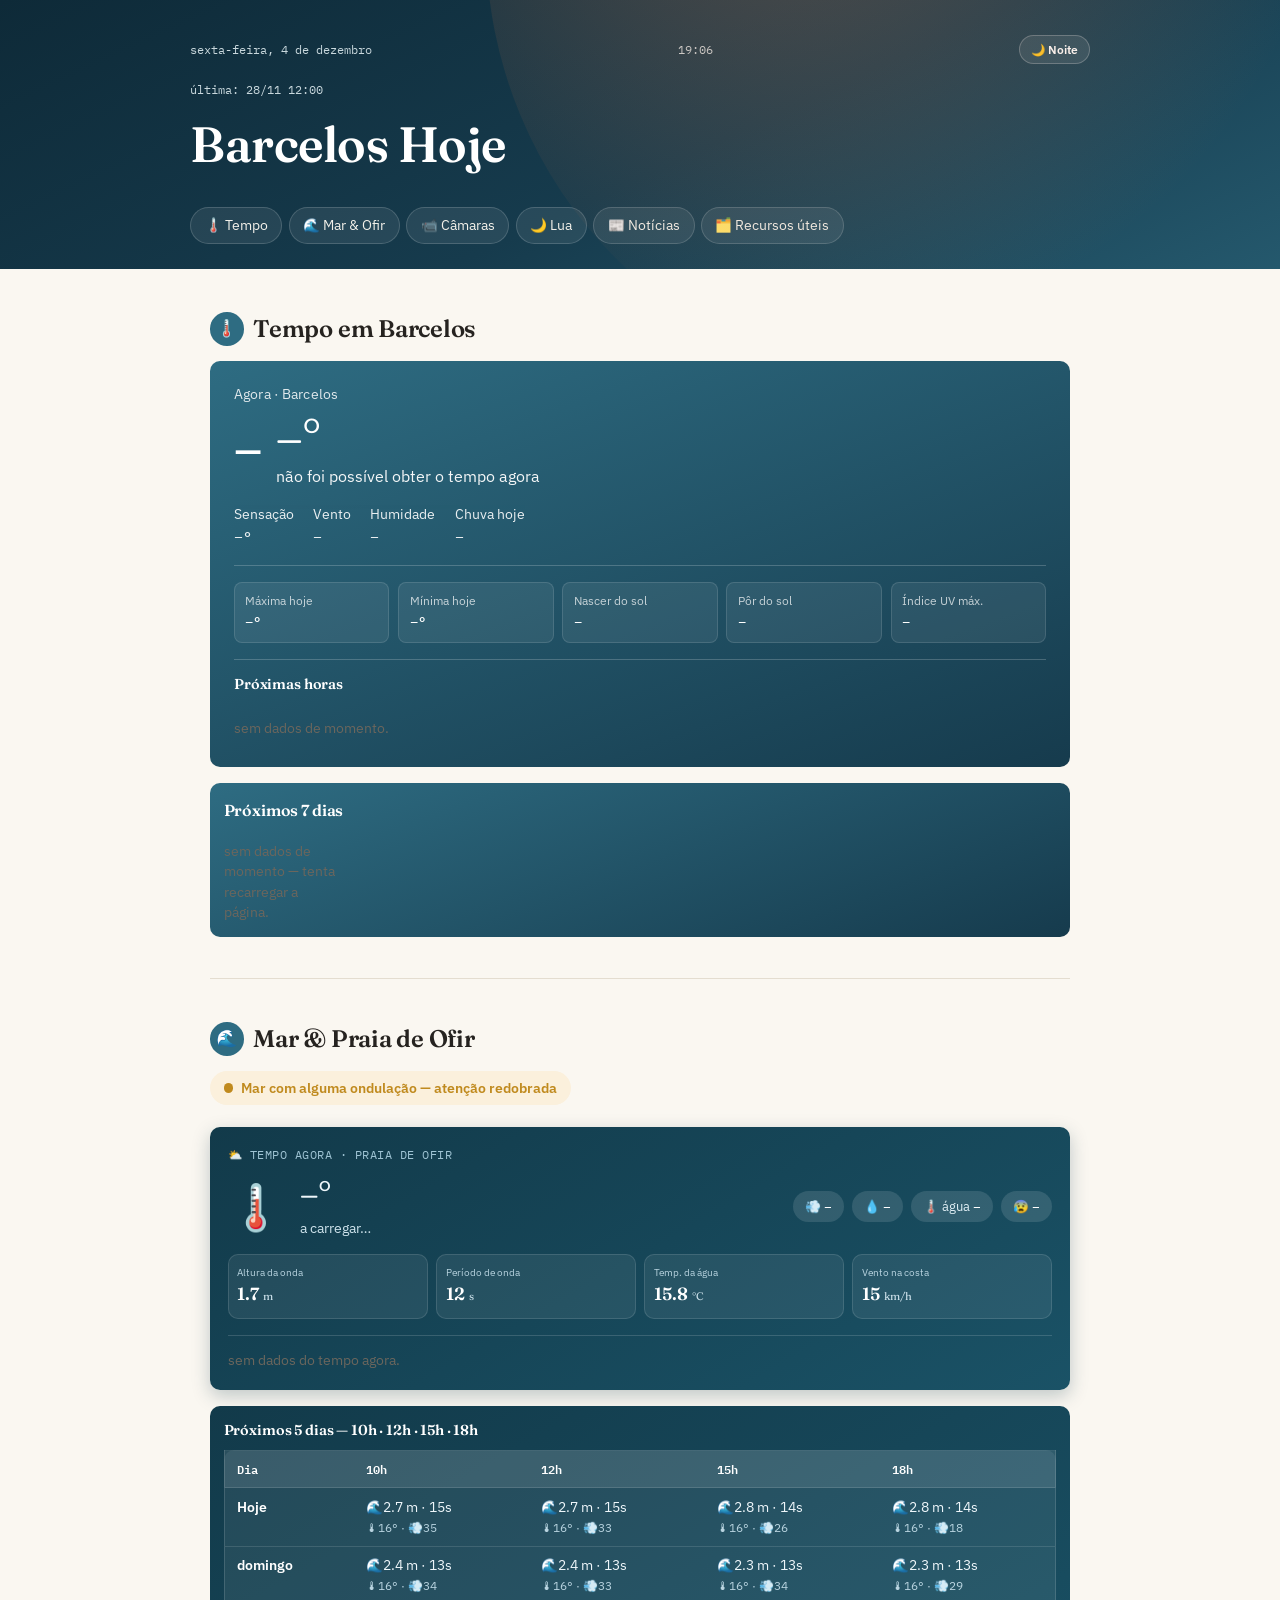
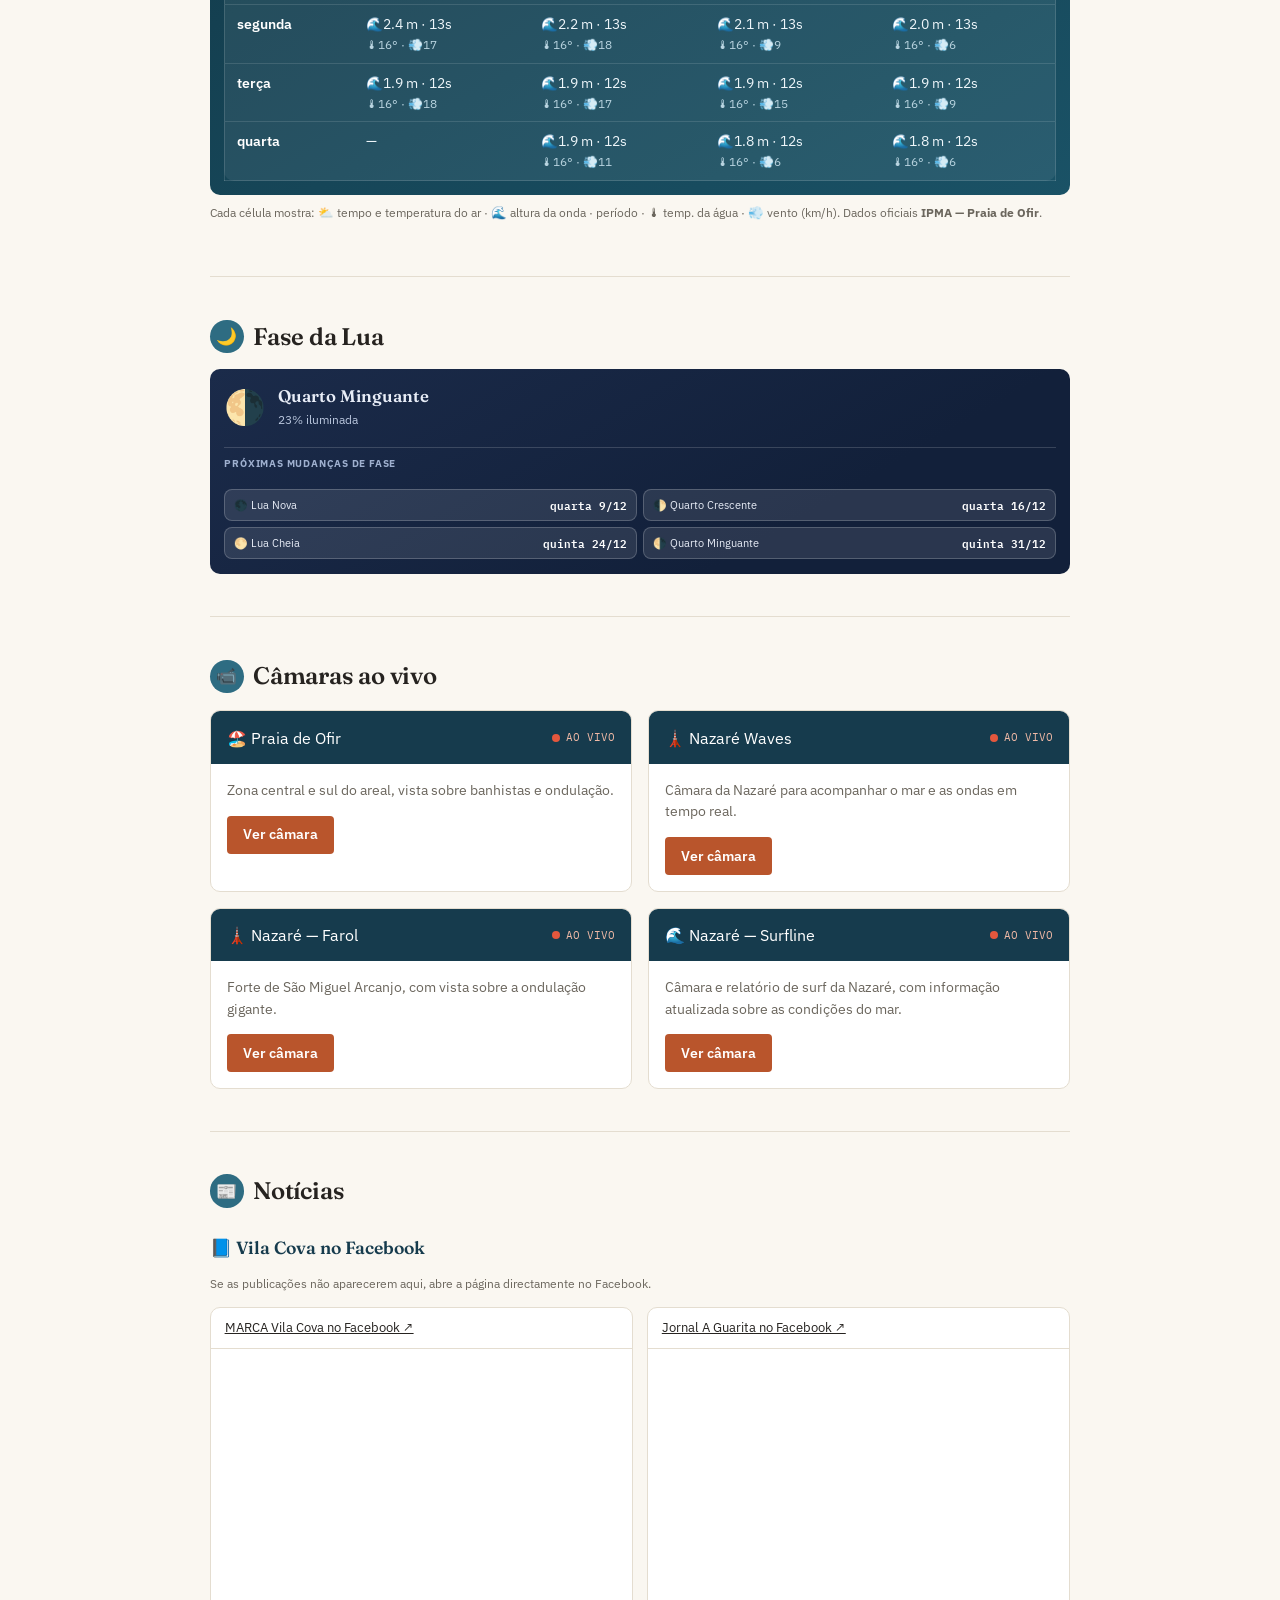
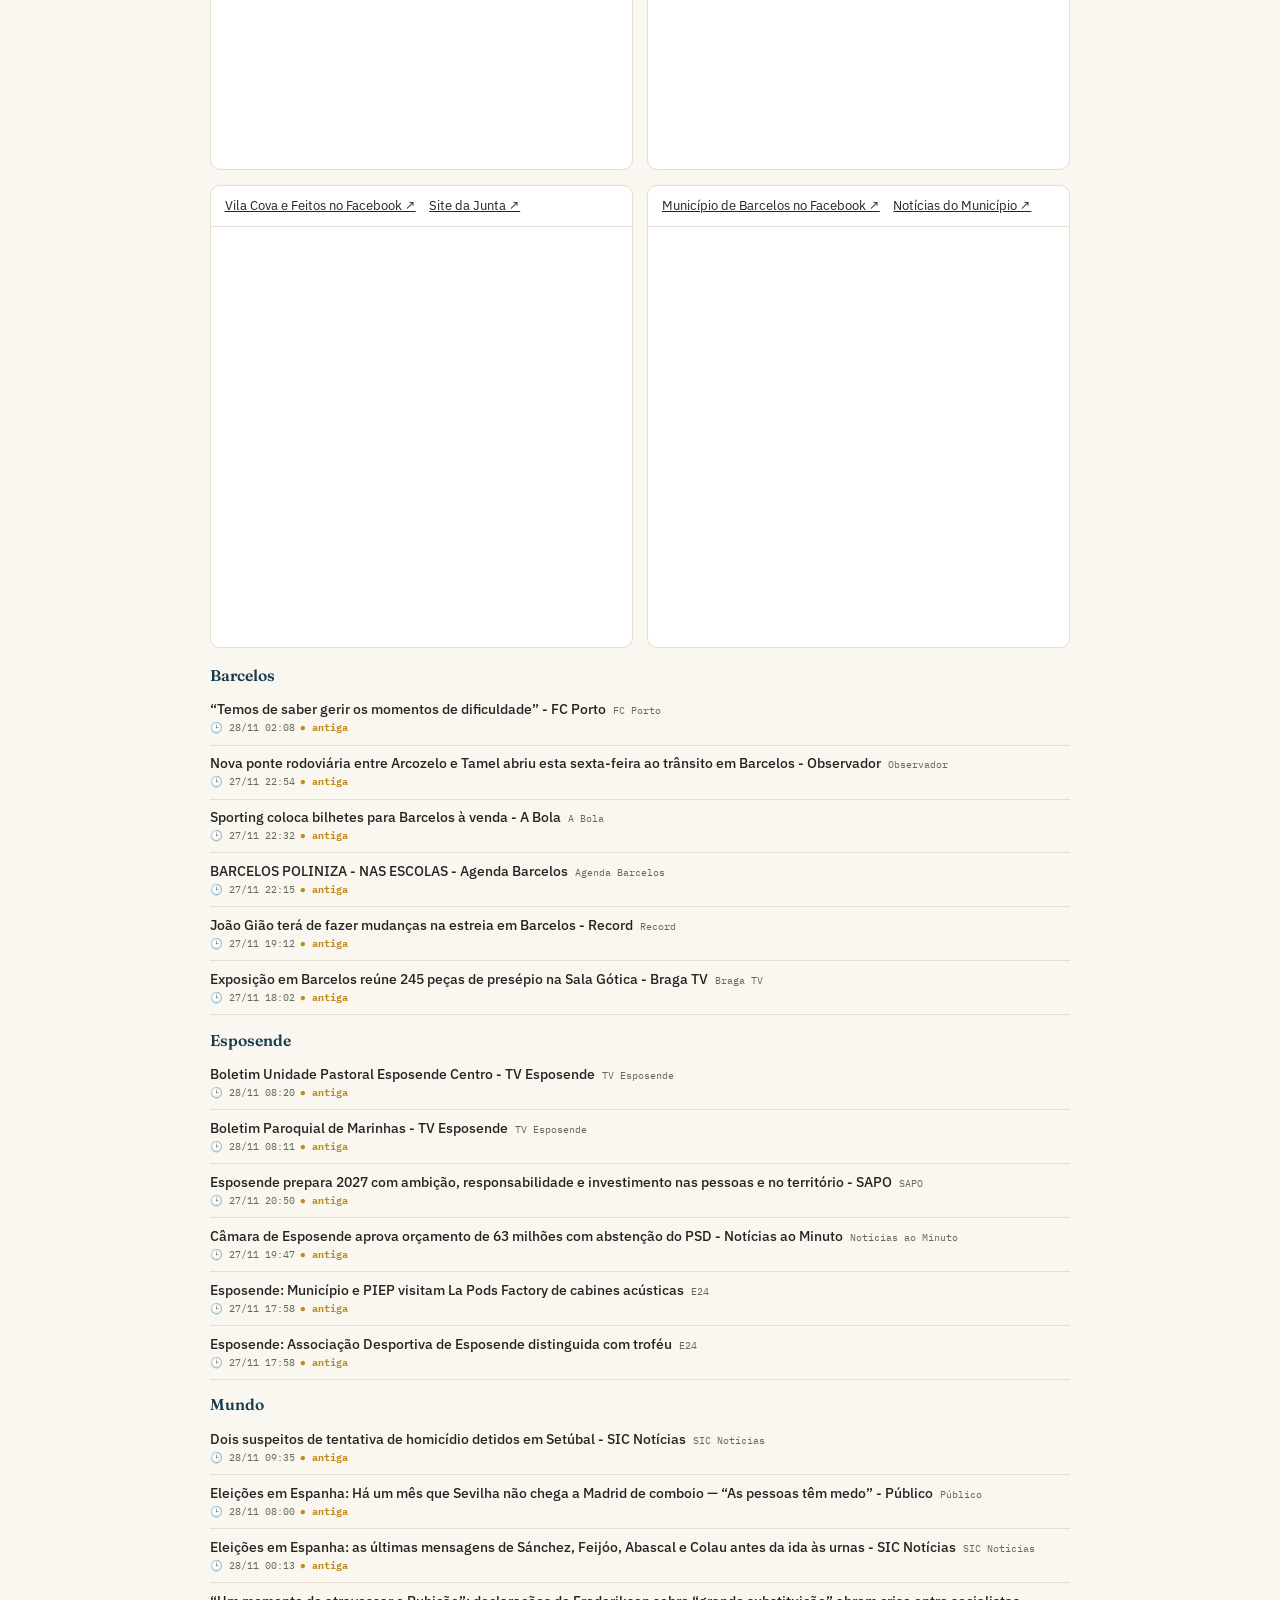
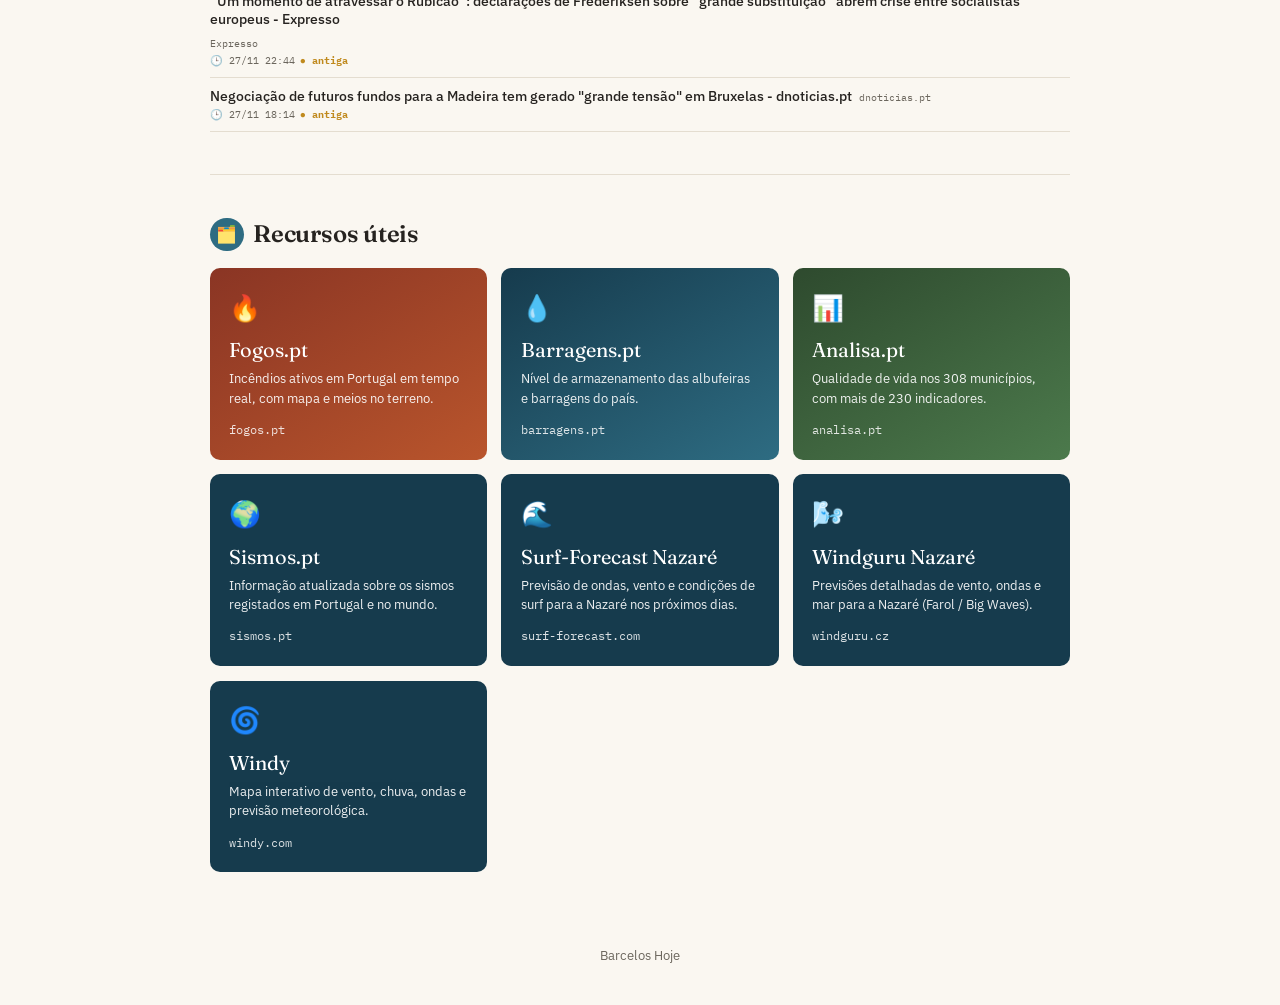
<file: index.html>
<!DOCTYPE html>
<html lang="pt-PT">
<head>
<meta charset="UTF-8">
<meta name="viewport" content="width=device-width, initial-scale=1.0">
<meta name="theme-color" content="#163B4D">
<script>
  try{
    if(localStorage.getItem('barcelos-theme') === 'dark') document.documentElement.dataset.theme = 'dark';
  }catch(e){}
</script>
<title>Barcelos Hoje — Tempo, Mar de Ofir e Notícias</title>
<meta name="description" content="Tempo real em Barcelos, estado do mar na Praia de Ofir, câmaras ao vivo, notícias da região e os recursos oficiais mais úteis: Fogos.pt, Barragens.pt e Analisa.pt.">
<link rel="preconnect" href="https://fonts.googleapis.com">
<link rel="preconnect" href="https://fonts.gstatic.com" crossorigin>
<link href="https://fonts.googleapis.com/css2?family=Fraunces:opsz,wght@9..144,400;9..144,500;9..144,600;9..144,700&family=IBM+Plex+Sans:wght@400;500;600;700&family=IBM+Plex+Mono:wght@500&display=swap" rel="stylesheet">
<style>
  :root{
    --azul-fundo: #163B4D;
    --azul-profundo: #0E2A38;
    --azulejo: #2E6C82;
    --telha: #B9552C;
    --telha-clara: #D97A4C;
    --granito: #55524C;
    --papel: #FAF7F1;
    --papel-linha: #E4DDD0;
    --tinta: #262320;
    --tinta-suave: #6B665D;
    --verde-ok: #3E7A52;
    --amarelo-aviso: #C08A1E;
    --vermelho-aviso: #B23B2E;
    --radius-s: 4px;
    --radius-m: 10px;
  }
  *{box-sizing:border-box;}
  html{scroll-behavior:smooth;}
  body{
    margin:0;
    background:var(--papel);
    color:var(--tinta);
    font-family:'IBM Plex Sans', sans-serif;
    line-height:1.5;
  }
  h1,h2,h3,.serif{
    font-family:'Fraunces', serif;
    font-weight:600;
    letter-spacing:-0.01em;
  }
  .mono{font-family:'IBM Plex Mono', monospace;}
  a{color:inherit;}
  img{max-width:100%;display:block;}

  /* ---------- Header / masthead ---------- */
  header.masthead{
    background:linear-gradient(155deg, var(--azul-profundo) 0%, var(--azul-fundo) 55%, var(--azulejo) 130%);
    color:#F3F1EA;
    padding:2.2rem 1.25rem 1.6rem;
    position:relative;
    overflow:hidden;
  }
  header.masthead::after{
    content:"";
    position:absolute;
    right:-8%;
    bottom:-45%;
    width:70%;
    padding-bottom:70%;
    border-radius:50%;
    background:radial-gradient(circle at 35% 35%, rgba(217,122,76,0.35), rgba(217,122,76,0) 65%);
    pointer-events:none;
  }
  .masthead-inner{max-width:900px;margin:0 auto;position:relative;}
  .masthead-top{display:flex;justify-content:space-between;align-items:baseline;gap:1rem;flex-wrap:wrap;}
  .masthead-date{font-family:'IBM Plex Mono',monospace;font-size:0.78rem;color:#C9D8DD;text-transform:lowercase;}
  .theme-toggle{
    border:1px solid rgba(255,255,255,0.24);background:rgba(255,255,255,0.09);color:#fff;
    border-radius:999px;padding:0.38rem 0.7rem;font:600 0.72rem 'IBM Plex Sans',sans-serif;
    cursor:pointer;white-space:nowrap;
  }
  .theme-toggle:hover{background:rgba(255,255,255,0.17);}
  .theme-toggle:focus-visible{outline:3px solid #D97A4C;outline-offset:2px;}
  h1.title{
    font-size:clamp(2.1rem, 6vw, 3.1rem);
    margin:0.5rem 0 0.15rem;
    color:#fff;
  }
  nav.tabs{
    max-width:900px;margin:1.6rem auto 0;
    display:flex;gap:0.4rem;flex-wrap:wrap;
    position:relative;
  }
  nav.tabs a{
    text-decoration:none;
    font-size:0.85rem;
    padding:0.45rem 0.85rem;
    border-radius:999px;
    background:rgba(255,255,255,0.08);
    border:1px solid rgba(255,255,255,0.16);
    color:#F3F1EA;
    white-space:nowrap;
  }
  nav.tabs a:hover{background:rgba(255,255,255,0.18);}
  @media (max-width:620px){
    header.masthead{padding:1rem 0.9rem 0.85rem;}
    .masthead-top{gap:0.35rem 0.65rem;}
    .masthead-date{font-size:0.66rem;}
    .theme-toggle{padding:0.28rem 0.55rem;font-size:0.64rem;}
    h1.title{font-size:1.8rem;margin:0.28rem 0 0;}
    nav.tabs{margin-top:0.8rem;gap:0.28rem;}
    nav.tabs a{font-size:0.7rem;padding:0.3rem 0.56rem;}
    #lua,#uteis{padding:1.7rem 0;}
    #lua .eyebrow-row,#uteis .eyebrow-row{margin-bottom:0.6rem;}
  }

  main{max-width:900px;margin:0 auto;padding:0 1.25rem;}

  section{padding:2.6rem 0;border-bottom:1px solid var(--papel-linha);}
  section:last-of-type{border-bottom:none;}
  .eyebrow-row{display:flex;align-items:center;gap:0.6rem;margin-bottom:0.9rem;}
  .section-icon{
    width:2.1rem;height:2.1rem;border-radius:50%;
    background:var(--azulejo);color:#fff;
    display:flex;align-items:center;justify-content:center;font-size:1.05rem;flex:none;
  }
  h2.section-title{font-size:1.5rem;margin:0;}

  /* ---------- status pill ---------- */
  .updated-note{font-size:0.78rem;color:var(--tinta-suave);font-family:'IBM Plex Mono',monospace;margin-top:0.3rem;}

  /* ---------- Weather now card ---------- */
  .now-grid{display:grid;grid-template-columns:minmax(0,1fr);gap:1rem;min-width:0;}
  .now-card{
    background:#fff;border:1px solid var(--papel-linha);border-radius:var(--radius-m);
    padding:1.4rem 1.5rem;
  }
  .now-card.hero{
    background:linear-gradient(160deg, var(--azulejo), var(--azul-fundo));
    color:#fff;border:none;min-width:0;max-width:100%;overflow:hidden;
  }
  .now-place{font-size:0.85rem;text-transform:none;opacity:0.85;letter-spacing:0.01em;}
  .now-temp-row{display:flex;align-items:center;gap:0.9rem;margin-top:0.4rem;}
  .now-icon{font-size:3rem;line-height:1;}
  .now-temp{font-family:'Fraunces',serif;font-size:3.2rem;font-weight:600;line-height:1;}
  .now-desc{font-size:1rem;margin-top:0.15rem;opacity:0.95;}
  .now-sub{display:flex;gap:1.2rem;margin-top:1rem;font-size:0.85rem;flex-wrap:wrap;opacity:0.9;}
  .now-sub span strong{display:block;font-family:'IBM Plex Mono',monospace;font-size:0.95rem;font-weight:500;}

  .stat-list{list-style:none;margin:0;padding:0;display:flex;flex-direction:column;gap:0.7rem;}
  .stat-list li{display:flex;justify-content:space-between;align-items:center;font-size:0.92rem;padding-bottom:0.7rem;border-bottom:1px dashed var(--papel-linha);}
  .stat-list li:last-child{border-bottom:none;padding-bottom:0;}
  .stat-list .label{color:var(--tinta-suave);}
  .stat-list .value{font-family:'IBM Plex Mono',monospace;font-weight:500;}
  .now-card.hero .stat-list{
    display:grid;grid-template-columns:repeat(5,minmax(0,1fr));gap:0.55rem;
    margin-top:1.1rem;padding-top:1rem;border-top:1px solid rgba(255,255,255,0.2);
  }
  .now-card.hero .stat-list li{
    min-width:0;display:flex;flex-direction:column;align-items:flex-start;gap:0.15rem;
    padding:0.6rem 0.65rem;border:1px solid rgba(255,255,255,0.12);border-radius:8px;
    background:rgba(255,255,255,0.07);font-size:0.78rem;
  }
  .now-card.hero .stat-list .label{color:rgba(255,255,255,0.72);line-height:1.25;}
  .now-card.hero .stat-list .value{color:#fff;font-size:0.9rem;}
  @media (max-width:620px){
    .now-card.hero .stat-list{grid-template-columns:repeat(3,minmax(0,1fr));gap:0.4rem;}
    .now-card.hero .stat-list li{padding:0.5rem;font-size:0.67rem;}
    .now-card.hero .stat-list .value{font-size:0.82rem;}
  }

  /* ---------- Forecast strip ---------- */
  .forecast-strip{display:grid;grid-template-columns:repeat(7,1fr);gap:0.5rem;margin-top:1.2rem;}
  .daily-forecast-panel{
    margin-top:1rem;min-width:0;padding:0.9rem 0.85rem;border-radius:var(--radius-m);
    background:linear-gradient(160deg,var(--azulejo),var(--azul-fundo));color:#fff;
  }
  .daily-forecast-panel h3{font-size:1rem;margin:0;color:#fff;}
  .daily-forecast-panel .fday{background:rgba(255,255,255,0.09);border-color:rgba(255,255,255,0.17);color:#fff;}
  .daily-forecast-panel .fday .d,.daily-forecast-panel .fday .lo,.daily-forecast-panel .fday .rain{color:rgba(255,255,255,0.74);}
  .fday{
    background:#fff;border:1px solid var(--papel-linha);border-radius:var(--radius-m);
    padding:0.8rem 0.4rem;text-align:center;
  }
  .fday.clickable{cursor:pointer;transition:transform .12s ease,border-color .12s ease;}
  .fday.clickable:hover{transform:translateY(-2px);border-color:var(--telha);}
  .fday.clickable .ver{
    display:none;
  }
  .back-btn{
    background:none;border:1px solid var(--azulejo);color:var(--azulejo);
    font-size:0.75rem;font-weight:600;padding:0.25rem 0.6rem;border-radius:999px;cursor:pointer;
    font-family:'IBM Plex Sans',sans-serif;
  }
  .back-btn:hover{background:var(--azulejo);color:#fff;}
  .hora-titulo{font-size:0.82rem;font-weight:600;white-space:nowrap;}
  .fday .d{font-size:0.72rem;color:var(--tinta-suave);text-transform:capitalize;}
  .fday .ic{font-size:1.6rem;margin:0.3rem 0;}
  .fday .hi{font-weight:600;font-family:'IBM Plex Mono',monospace;}
  .fday .lo{color:var(--tinta-suave);font-family:'IBM Plex Mono',monospace;font-size:0.85rem;}
  .fday .rain{font-size:0.72rem;color:var(--azulejo);margin-top:0.2rem;}

  /* hourly */
  .hourly-scroll{
    display:flex;gap:0.65rem;width:100%;max-width:100%;min-width:0;overflow-x:auto;overflow-y:hidden;
    padding:1rem 0 0.4rem;margin-top:0.5rem;-webkit-overflow-scrolling:touch;
    scroll-snap-type:x proximity;overscroll-behavior-inline:contain;scrollbar-width:thin;
  }
  .hour{flex:0 0 64px;min-width:0;text-align:center;background:#fff;border:1px solid var(--papel-linha);border-radius:var(--radius-m);padding:0.6rem 0.3rem;scroll-snap-align:start;}
  .hour .t{font-size:0.72rem;color:var(--tinta-suave);font-family:'IBM Plex Mono',monospace;}
  .hour .ic{font-size:1.3rem;margin:0.25rem 0;}
  .hour .temp{font-size:0.85rem;font-weight:600;font-family:'IBM Plex Mono',monospace;}
  .hour .wind{font-size:0.68rem;color:var(--tinta-suave);font-family:'IBM Plex Mono',monospace;margin-top:0.2rem;line-height:1.2;}
  .weather-forecast-inside{width:100%;max-width:100%;min-width:0;margin-top:1rem;padding-top:0.9rem;border-top:1px solid rgba(255,255,255,0.2);}
  .weather-subhead{display:flex;align-items:center;gap:0.5rem;margin:0.8rem 0 0;font-size:0.9rem;}
  .weather-subhead:first-child{margin-top:0;}
  .now-card.hero .hourly-scroll{margin-top:0.4rem;}
  .now-card.hero .hour{
    background:rgba(255,255,255,0.09);border-color:rgba(255,255,255,0.17);color:#fff;
  }
  .now-card.hero .hour .t,.now-card.hero .hour .wind,.now-card.hero .hour .rain{color:rgba(255,255,255,0.74);}
  .now-card.hero .back-btn{border-color:rgba(255,255,255,0.65);color:#fff;}
  .now-card.hero .back-btn:hover{background:rgba(255,255,255,0.14);}
  @media (max-width:700px){
    .forecast-strip{
      display:flex;gap:0.4rem;overflow-x:auto;margin-top:0.7rem;padding-bottom:0.35rem;
      -webkit-overflow-scrolling:touch;scroll-snap-type:x proximity;
    }
    .fday{flex:0 0 62px;padding:0.38rem 0.18rem;scroll-snap-align:start;}
    .fday .d{font-size:0.64rem;}
    .fday .ic{font-size:1.15rem;margin:0.12rem 0;}
    .fday .hi{font-size:0.82rem;}
    .fday .lo{font-size:0.68rem;}
    .fday .rain{font-size:0.6rem;margin-top:0.08rem;}
    .hourly-scroll{gap:0.32rem;padding:0.45rem 0 0.15rem;margin-top:0.2rem;}
    .hour{flex-basis:46px;padding:0.3rem 0.1rem;}
    .hour .t{font-size:0.62rem;}
    .hour .ic{font-size:1rem;margin:0.1rem 0;}
    .hour .temp{font-size:0.72rem;}
    .hour .wind,.hour .rain{font-size:0.54rem;margin-top:0.06rem;}
    .weather-forecast-inside{margin-top:0.8rem;padding-top:0.7rem;}
    .weather-subhead{font-size:0.82rem;margin-top:0.65rem;}
    .hourly-scroll,.forecast-strip{scrollbar-width:none;}
    .hourly-scroll::-webkit-scrollbar,.forecast-strip::-webkit-scrollbar{display:none;}
  }
  @media (max-width:420px){
    .now-card.hero{padding:0.85rem 0.65rem;}
    .now-sub{gap:0.55rem;font-size:0.72rem;}
    .now-card.hero .stat-list{grid-template-columns:repeat(3,minmax(0,1fr));gap:0.3rem;}
    .now-card.hero .stat-list li{padding:0.4rem 0.35rem;font-size:0.6rem;}
    .now-card.hero .stat-list .value{font-size:0.74rem;}
    .forecast-strip{gap:0.28rem;}
    .fday{flex-basis:58px;}
    .hourly-scroll{gap:0.26rem;}
    .hour{flex-basis:43px;}
  }

  /* ---------- Lua ---------- */
  .moon-card{
    background:linear-gradient(150deg,#1b2b4a,#12203a 70%);
    color:#e8edf7;border-radius:var(--radius-m);
    padding:0.95rem 0.9rem;margin-top:0.7rem;position:relative;overflow:hidden;
    display:flex;align-items:center;gap:0.7rem;flex-wrap:wrap;
  }
  .moon-card .moon-icon{font-size:2.1rem;line-height:1;}
  .moon-card .moon-main{flex:1 1 180px;}
  .moon-card .moon-name{font-family:'Fraunces',serif;font-size:1.05rem;font-weight:600;}
  .moon-card .moon-illum{font-size:0.75rem;color:#b9c6dd;margin-top:0.1rem;}
  .moon-week{display:grid;grid-template-columns:repeat(auto-fit,minmax(115px,1fr));gap:0.6rem;margin-top:0.8rem;}
  .moon-day{background:linear-gradient(150deg,#1b2b4a,#12203a 70%);color:#e8edf7;border-radius:var(--radius-m);padding:0.7rem 0.5rem;text-align:center;}
  .moon-day.hoje{outline:2px solid #5b8fc7;}
  .moon-day .md-data{font-size:0.7rem;color:#9fb0cf;text-transform:capitalize;}
  .moon-day .md-ic{font-size:1.5rem;line-height:1.2;}
  .moon-day .md-nome{font-size:0.72rem;margin-top:0.15rem;line-height:1.25;}
  .moon-day .md-ill{font-size:0.68rem;color:#b9c6dd;font-family:'IBM Plex Mono',monospace;margin-top:0.2rem;}
  .moon-phases{display:flex;gap:0.5rem;flex-wrap:wrap;margin-top:0.7rem;}
  .moon-phases .mp{background:rgba(255,255,255,0.08);border:1px solid rgba(255,255,255,0.15);border-radius:999px;padding:0.4rem 0.8rem;font-size:0.78rem;color:#e8edf7;display:inline-flex;align-items:center;gap:0.45rem;}
  .moon-phases .mp b{color:#fff;font-family:'IBM Plex Mono',monospace;font-weight:600;}
  .moon-changes-title{
    flex:1 0 100%;width:100%;margin-top:0.45rem;padding-top:0.55rem;
    border-top:1px solid rgba(255,255,255,0.16);font-size:0.62rem;font-weight:700;
    text-transform:uppercase;letter-spacing:0.08em;color:#9fb0cf;
  }
  .moon-card .moon-phases{
    flex:1 0 100%;width:100%;display:grid;grid-template-columns:repeat(2,minmax(0,1fr));
    gap:0.38rem;margin-top:0.38rem;
  }
  .moon-card .moon-phases .mp{
    justify-content:space-between;background:rgba(255,255,255,0.1);
    border-color:rgba(255,255,255,0.2);border-radius:8px;padding:0.42rem 0.55rem;font-size:0.68rem;
  }
  @media (max-width:620px){
    .moon-card .moon-phases{grid-template-columns:repeat(2,minmax(0,1fr));}
    .moon-card .moon-phases .mp{flex-direction:column;align-items:flex-start;gap:0.1rem;}
  }

  /* ---------- Praia / mar ---------- */
  .flag{
    display:inline-flex;align-items:center;gap:0.5rem;
    padding:0.4rem 0.85rem;border-radius:999px;font-size:0.85rem;font-weight:600;
    margin-bottom:1rem;
  }
  .flag .dot{width:0.6rem;height:0.6rem;border-radius:50%;background:currentColor;}
  .flag.ok{background:#E6F0E9;color:var(--verde-ok);}
  .flag.aviso{background:#FBF0DC;color:var(--amarelo-aviso);}
  .flag.mau{background:#F8E5E1;color:var(--vermelho-aviso);}

  .sea-grid{display:grid;grid-template-columns:repeat(4,1fr);gap:0.7rem;margin-top:1rem;}
  @media (max-width:620px){.sea-grid{grid-template-columns:repeat(2,1fr);}}
  .sea-tile{background:#fff;border:1px solid var(--papel-linha);border-radius:var(--radius-m);padding:1rem 0.9rem;}
  .sea-tile .label{font-size:0.75rem;color:var(--tinta-suave);}
  .sea-tile .val{font-family:'Fraunces',serif;font-size:1.5rem;font-weight:600;margin-top:0.15rem;}
  .sea-tile .unit{font-size:0.8rem;color:var(--tinta-suave);font-weight:400;}

  /* ---------- Tempo Praia de Ofir (na secção mar) ---------- */
  .ofir-tempo{
    background:linear-gradient(150deg,#123a4a,#1a5266);
    color:#eef6fa;border-radius:var(--radius-m);
    padding:1.2rem 1.1rem;margin-top:0.4rem;
    box-shadow:0 6px 18px rgba(18,58,74,0.25);min-width:0;max-width:100%;overflow:hidden;
  }
  .ofir-tempo .ot-label{
    font-size:0.72rem;text-transform:uppercase;letter-spacing:0.5px;
    color:#9fc4d4;margin-bottom:0.7rem;font-family:'IBM Plex Mono',monospace;
  }
  .ot-now{display:flex;align-items:center;gap:1rem;flex-wrap:wrap;}
  .ot-icon{font-size:2.8rem;line-height:1;}
  .ot-temp{font-family:'Fraunces',serif;font-size:2.2rem;font-weight:600;line-height:1.1;}
  .ot-desc{font-size:0.9rem;color:#cfe3ec;margin-top:0.2rem;}
  .ot-stats{display:flex;gap:0.5rem;flex-wrap:wrap;margin-left:auto;}
  .ot-stats span{background:rgba(255,255,255,0.12);border-radius:999px;padding:0.35rem 0.75rem;font-size:0.8rem;color:#e2f0f6;}
  .ot-stats b{color:#fff;font-family:'IBM Plex Mono',monospace;}
  .ot-strip{
    display:flex;gap:0.5rem;width:100%;max-width:100%;min-width:0;overflow-x:auto;overflow-y:hidden;
    margin-top:1rem;padding-top:0.9rem;border-top:1px solid rgba(255,255,255,0.15);
    -webkit-overflow-scrolling:touch;scroll-snap-type:x proximity;overscroll-behavior-inline:contain;scrollbar-width:thin;
  }
  .ot-strip .hour{background:rgba(255,255,255,0.07);border-color:rgba(255,255,255,0.12);color:#eef6fa;width:60px;}
  .ot-strip .hour .t{color:#b9d4e0;}
  .ot-strip .hour .wind{color:#a9c8d6;}
  .ofir-tempo .sea-grid{grid-template-columns:repeat(4,minmax(0,1fr));gap:0.5rem;margin:1rem 0 0;}
  .ofir-tempo .sea-tile{
    min-width:0;background:rgba(255,255,255,0.07);border-color:rgba(255,255,255,0.12);
    padding:0.65rem 0.55rem;
  }
  .ofir-tempo .sea-tile .label{color:#b9d4e0;font-size:0.65rem;line-height:1.25;}
  .ofir-tempo .sea-tile .val{color:#fff;font-size:1.1rem;white-space:nowrap;}
  .ofir-tempo .sea-tile .unit{color:#cfe3ec;font-size:0.68rem;}

  .disclaimer{
    font-size:0.82rem;color:var(--tinta-suave);
    background:#F1ECE1;border-left:3px solid var(--telha);
    padding:0.8rem 1rem;border-radius:0 var(--radius-s) var(--radius-s) 0;margin-top:1.2rem;
  }
  .disclaimer a{color:var(--telha);font-weight:600;text-decoration:none;}
  .disclaimer a:hover{text-decoration:underline;}

  /* ---------- Tabela do mar ---------- */
  .sea-table-wrap{overflow-x:auto;margin-top:0.8rem;}
  .sea-table{width:100%;border-collapse:collapse;background:#fff;border:1px solid var(--papel-linha);border-radius:var(--radius-m);font-size:0.85rem;}
  .sea-table th{background:var(--azul-fundo);color:#fff;text-align:left;padding:0.55rem 0.8rem;font-weight:600;font-family:'IBM Plex Mono',monospace;font-size:0.75rem;}
  .sea-table td{padding:0.55rem 0.8rem;border-top:1px solid var(--papel-linha);}
  .sea-table td:first-child{font-weight:600;color:var(--tinta);}
  .sea-table .cella{color:var(--tinta-suave);font-size:0.75rem;}
  .sea-table td{vertical-align:top;}
  .sea-cell{display:flex;flex-direction:column;gap:0.1rem;}
  .sea-cell span{white-space:nowrap;}
  .sea-forecast-panel{
    margin-top:1rem;min-width:0;padding:0.9rem 0.85rem;border-radius:var(--radius-m);
    background:linear-gradient(150deg,#123a4a,#1a5266);color:#eef6fa;
  }
  .sea-forecast-panel h3{font-size:0.9rem;margin:0;color:#fff;}
  .sea-forecast-panel .sea-table-wrap{width:100%;max-width:100%;min-width:0;margin-top:0.55rem;scrollbar-width:thin;}
  .sea-forecast-panel .sea-table{background:rgba(255,255,255,0.07);border-color:rgba(255,255,255,0.14);color:#eef6fa;}
  .sea-forecast-panel .sea-table th{background:rgba(255,255,255,0.1);}
  .sea-forecast-panel .sea-table td{border-color:rgba(255,255,255,0.12);}
  .sea-forecast-panel .sea-table td:first-child{color:#fff;}
  .sea-forecast-panel .sea-table .cella{color:#b9d4e0;}
  @media (max-width:420px){
    .ofir-tempo{padding:1rem 0.75rem;}
    .daily-forecast-panel,.sea-forecast-panel{padding:0.75rem 0.65rem;}
    .sea-forecast-panel h3{font-size:0.8rem;}
    .sea-forecast-panel .sea-table{font-size:0.7rem;}
    .sea-forecast-panel .sea-table th,.sea-forecast-panel .sea-table td{padding:0.36rem 0.42rem;}
    .sea-forecast-panel .sea-cell{gap:0;font-size:0.66rem;line-height:1.3;}
    .sea-forecast-panel .sea-wx{font-size:0.62rem;margin-bottom:0;}
  }
  .sea-wx{font-size:0.72rem;color:var(--telha);font-weight:700;margin-bottom:0.15rem;}
  .table-note{font-size:0.78rem;color:var(--tinta-suave);margin-top:0.5rem;}

  /* ---------- Cams ---------- */
  .cam-grid{display:grid;grid-template-columns:1fr 1fr;gap:1rem;margin-top:1rem;}
  @media (max-width:620px){.cam-grid{grid-template-columns:1fr;}}
  .cam-card{background:#fff;border:1px solid var(--papel-linha);border-radius:var(--radius-m);overflow:hidden;}
  .cam-card .cam-top{
    background:var(--azul-fundo);color:#fff;padding:0.9rem 1rem;
    display:flex;justify-content:space-between;align-items:center;
  }
  .cam-card .cam-top .live{font-size:0.7rem;font-family:'IBM Plex Mono',monospace;display:flex;align-items:center;gap:0.35rem;color:#F0B9A6;}
  .cam-card .cam-top .live .dot{width:0.5rem;height:0.5rem;border-radius:50%;background:#E4573D;animation:pulse 1.8s infinite;}
  @keyframes pulse{0%,100%{opacity:1;}50%{opacity:0.35;}}
  .cam-body{padding:1rem;}
  .cam-body p{margin:0 0 0.9rem;font-size:0.88rem;color:var(--tinta-suave);}
  .cam-btn{
    display:inline-block;background:var(--telha);color:#fff;text-decoration:none;
    font-size:0.85rem;font-weight:600;padding:0.55rem 1rem;border-radius:var(--radius-s);
  }
  .cam-btn:hover{background:var(--telha-clara);}

  /* ---------- Noticias ---------- */
  #noticias-list{list-style:none;margin:1rem 0 0;padding:0;display:flex;flex-direction:column;}
  #noticias-list li{
    border-bottom:1px solid var(--papel-linha);padding:0.55rem 0;
    display:flex;flex-direction:column;gap:0.08rem;align-items:flex-start;
  }
  #noticias-list li:first-child{padding-top:0;}
  #noticias-list a{text-decoration:none;font-weight:500;font-size:0.9rem;line-height:1.3;}
  #noticias-list a:hover{text-decoration:underline;}
  #noticias-list .topline{display:flex;gap:0.45rem;align-items:baseline;width:100%;flex-wrap:wrap;}
  #noticias-list .src{font-size:0.65rem;color:var(--tinta-suave);white-space:nowrap;font-family:'IBM Plex Mono',monospace;}
  #noticias-list .news-date{
    font-size:0.64rem;color:var(--tinta-suave);font-family:'IBM Plex Mono',monospace;
    display:flex;align-items:center;gap:0.3rem;
  }
  #noticias-list .news-date .novo{color:var(--verde-ok);font-weight:700;}
  #noticias-list .news-date .velho{color:var(--amarelo-aviso);font-weight:700;}
  #noticias-list .news-cat{
    border:none;padding:0.85rem 0 0.25rem;display:block;
    font-family:'Fraunces',serif;font-size:0.98rem;font-weight:600;color:var(--azul-fundo);
  }
  #noticias-list .news-cat:first-child{padding-top:0;}

  /* ---------- Facebook · Vila Cova ---------- */
  .fb-h{font-family:'Fraunces',serif;font-size:1.1rem;font-weight:600;color:var(--azul-fundo);margin:1.6rem 0 0.2rem;}
  .fb-sub{font-size:0.78rem;color:var(--tinta-suave);margin-bottom:0.9rem;}
  .fb-grid{display:grid;grid-template-columns:repeat(auto-fit,minmax(min(100%,300px),1fr));gap:0.9rem;}
  .fb-card{background:#fff;border:1px solid var(--papel-linha);border-radius:var(--radius-m);overflow:hidden;}
  .fb-card-links{display:flex;flex-wrap:wrap;gap:0.35rem 0.85rem;padding:0.65rem 0.85rem;font-size:0.82rem;border-bottom:1px solid var(--papel-linha);}
  .fb-card iframe{display:block;width:100%;border:none;overflow:hidden;}

  /* ---------- Recursos uteis ---------- */
  .top3-grid{display:grid;grid-template-columns:repeat(3,1fr);gap:0.9rem;margin-top:1rem;}
  .top3-card{
    background:var(--azul-fundo);color:#fff;border-radius:var(--radius-m);
    padding:1.3rem 1.2rem;text-decoration:none;position:relative;overflow:hidden;
  }
  .top3-card:nth-child(1){background:linear-gradient(150deg,#8A3524,#B9552C);}
  .top3-card:nth-child(2){background:linear-gradient(150deg,#163B4D,#2E6C82);}
  .top3-card:nth-child(3){background:linear-gradient(150deg,#2E4A2E,#4C7A4C);}
  .top3-card .ic{font-size:1.6rem;}
  .top3-card .name{font-family:'Fraunces',serif;font-size:1.25rem;margin:0.5rem 0 0.25rem;}
  .top3-card .desc{font-size:0.84rem;opacity:0.92;line-height:1.45;}
  .top3-card .go{font-size:0.75rem;margin-top:0.8rem;opacity:0.85;font-family:'IBM Plex Mono',monospace;}

  .emerg-bar{
    display:flex;gap:1.2rem;flex-wrap:wrap;margin-top:1.4rem;
    background:#fff;border:1px solid var(--papel-linha);border-radius:var(--radius-m);
    padding:0.9rem 1.1rem;font-size:0.85rem;
  }
  .emerg-bar strong{font-family:'IBM Plex Mono',monospace;color:var(--vermelho-aviso);}
  @media (max-width:700px){
    .top3-grid{grid-template-columns:repeat(2,minmax(0,1fr));gap:0.55rem;margin-top:0.7rem;}
    .top3-card{padding:0.65rem 0.58rem;}
    .top3-card:nth-child(3){grid-column:auto;}
    .top3-card .ic{font-size:1.1rem;}
    .top3-card .name{font-size:0.92rem;margin:0.2rem 0 0.1rem;line-height:1.2;}
    .top3-card .desc{font-size:0.66rem;line-height:1.3;display:-webkit-box;-webkit-line-clamp:1;-webkit-box-orient:vertical;overflow:hidden;}
    .top3-card .go{font-size:0.6rem;margin-top:0.32rem;}
    .emerg-bar{gap:0.55rem;margin-top:0.8rem;padding:0.65rem 0.7rem;font-size:0.72rem;}
  }

  footer{
    text-align:center;padding:2rem 1.25rem 2.5rem;
    color:var(--tinta-suave);font-size:0.8rem;
  }
  footer a{color:var(--azulejo);text-decoration:none;}
  footer a:hover{text-decoration:underline;}

  #back-to-top{
    position:fixed;right:1rem;bottom:1rem;z-index:20;
    width:2.8rem;height:2.8rem;border:0;border-radius:50%;
    background:var(--azul-fundo);color:#fff;box-shadow:0 5px 18px rgba(0,0,0,.22);
    font-size:1.25rem;cursor:pointer;opacity:0;visibility:hidden;
    transform:translateY(0.5rem);transition:opacity .2s,visibility .2s,transform .2s;
  }
  #back-to-top.is-visible{opacity:1;visibility:visible;transform:translateY(0);}
  #back-to-top:hover{background:var(--azulejo);}
  #back-to-top:focus-visible{outline:3px solid var(--azulejo);outline-offset:3px;}

  .skeleton{color:var(--tinta-suave);font-size:0.85rem;}

  /* ---------- Modo noturno ---------- */
  html[data-theme="dark"]{
    color-scheme:dark;
    --papel:#0D1820;
    --papel-linha:#2B404A;
    --tinta:#EDF4F6;
    --tinta-suave:#A9BBC3;
    --azulejo:#4D8DA5;
    --verde-ok:#79C690;
    --amarelo-aviso:#E5B75C;
    --vermelho-aviso:#EF8276;
  }
  html[data-theme="dark"] .now-card:not(.hero),
  html[data-theme="dark"] .fday,
  html[data-theme="dark"] .hour,
  html[data-theme="dark"] .sea-tile,
  html[data-theme="dark"] .sea-table,
  html[data-theme="dark"] .cam-card,
  html[data-theme="dark"] .fb-card,
  html[data-theme="dark"] .emerg-bar{background:#14252E;}
  html[data-theme="dark"] .disclaimer{background:#182832;}
  html[data-theme="dark"] .flag.ok{background:#183326;}
  html[data-theme="dark"] .flag.aviso{background:#3A301C;}
  html[data-theme="dark"] .flag.mau{background:#3D2422;}
  html[data-theme="dark"] #noticias-list .news-cat,
  html[data-theme="dark"] .fb-h{color:#8FC3D6;}
  html[data-theme="dark"] .daily-forecast-panel .fday,
  html[data-theme="dark"] .sea-forecast-panel .sea-table{background:rgba(255,255,255,0.07);}
</style>
</head>
<body>

<header class="masthead">
  <div class="masthead-inner">
    <div class="masthead-top">
      <span class="masthead-date" id="data-hoje">a carregar data…</span>
      <span class="masthead-date" id="hora-agora"></span>
      <button class="theme-toggle" id="theme-toggle" type="button" aria-pressed="false">🌙 Noite</button>
      <span class="masthead-date" id="upd-note" style="width:100%"></span>
    </div>
    <h1 class="title">Barcelos Hoje</h1>
    <nav class="tabs">
      <a href="#tempo">🌡️ Tempo</a>
      <a href="#mar">🌊 Mar &amp; Ofir</a>
      <a href="#cams">📹 Câmaras</a>
      <a href="#lua">🌙 Lua</a>
      <a href="#noticias">📰 Notícias</a>
      <a href="#uteis">🗂️ Recursos úteis</a>
    </nav>
  </div>
</header>

<main>

  <!-- ===================== TEMPO ===================== -->
  <section id="tempo">
    <div class="eyebrow-row">
      <div class="section-icon">🌡️</div>
      <h2 class="section-title">Tempo em Barcelos</h2>
    </div>
    <div class="now-grid">
      <div class="now-card hero">
        <div class="now-place">Agora · Barcelos</div>
        <div class="now-temp-row">
          <div class="now-icon" id="w-icon-now">–</div>
          <div>
            <div class="now-temp" id="w-temp-now">–°</div>
            <div class="now-desc" id="w-desc-now">a carregar…</div>
          </div>
        </div>
        <div class="now-sub">
          <span>Sensação<strong id="w-feels">–°</strong></span>
          <span>Vento<strong id="w-wind">–</strong></span>
          <span>Humidade<strong id="w-hum">–</strong></span>
          <span>Chuva hoje<strong id="w-rainprob">–</strong></span>
        </div>
        <ul class="stat-list">
          <li><span class="label">Máxima hoje</span><span class="value" id="w-max">–°</span></li>
          <li><span class="label">Mínima hoje</span><span class="value" id="w-min">–°</span></li>
          <li><span class="label">Nascer do sol</span><span class="value" id="w-sunrise">–</span></li>
          <li><span class="label">Pôr do sol</span><span class="value" id="w-sunset">–</span></li>
          <li><span class="label">Índice UV máx.</span><span class="value" id="w-uv">–</span></li>
        </ul>
        <div class="weather-forecast-inside">
          <div class="weather-subhead">
            <button class="back-btn" id="hora-back" style="display:none" onclick="mostrarHorasHoje()">← hoje</button>
            <h3 class="serif" id="hora-titulo" style="font-size:inherit;margin:0;">Próximas horas</h3>
          </div>
          <div class="hourly-scroll" id="hourly-strip">
            <div class="skeleton">a carregar previsão horária…</div>
          </div>
        </div>
      </div>
    </div>
    <div class="daily-forecast-panel">
      <h3 class="serif">Próximos 7 dias</h3>
      <div class="forecast-strip" id="forecast-strip">
        <div class="skeleton">a carregar…</div>
      </div>
    </div>
  </section>

  <!-- ===================== MAR / OFIR ===================== -->
  <section id="mar">
    <div class="eyebrow-row">
      <div class="section-icon">🌊</div>
      <h2 class="section-title">Mar &amp; Praia de Ofir</h2>
    </div>
    <div id="flag-status" class="flag ok"><span class="dot"></span> a avaliar condições…</div>

    <div class="ofir-tempo">
      <div class="ot-label">⛅ Tempo agora · Praia de Ofir</div>
      <div class="ot-now">
        <div class="ot-icon" id="ot-icon">🌡️</div>
        <div>
          <div class="ot-temp" id="ot-temp">–°</div>
          <div class="ot-desc" id="ot-desc">a carregar…</div>
        </div>
        <div class="ot-stats">
          <span>💨 <b id="ot-vento">–</b></span>
          <span>💧 <b id="ot-chuva">–</b></span>
          <span>🌡️ água <b id="ot-agua">–</b></span>
          <span>😰 <b id="ot-sens">–</b></span>
        </div>
      </div>
      <div class="sea-grid">
        <div class="sea-tile">
          <div class="label">Altura da onda</div>
          <div class="val" id="sea-wave">– <span class="unit">m</span></div>
        </div>
        <div class="sea-tile">
          <div class="label">Período de onda</div>
          <div class="val" id="sea-period">– <span class="unit">s</span></div>
        </div>
        <div class="sea-tile">
          <div class="label">Temp. da água</div>
          <div class="val" id="sea-temp">– <span class="unit">°C</span></div>
        </div>
        <div class="sea-tile">
          <div class="label">Vento na costa</div>
          <div class="val" id="sea-wind">– <span class="unit">km/h</span></div>
        </div>
      </div>
      <div class="ot-strip" id="ot-strip"><div class="skeleton">a carregar horas…</div></div>
    </div>
    <div class="sea-forecast-panel">
      <h3 class="serif">Próximos 5 dias — 10h · 12h · 15h · 18h</h3>
      <div class="sea-table-wrap">
        <table class="sea-table">
          <thead>
            <tr><th>Dia</th><th>10h</th><th>12h</th><th>15h</th><th>18h</th></tr>
          </thead>
          <tbody id="sea-table-body">
            <tr><td colspan="5" class="skeleton">a carregar previsão do mar…</td></tr>
          </tbody>
        </table>
      </div>
    </div>
    <p class="table-note">Cada célula mostra: ⛅ tempo e temperatura do ar · 🌊 altura da onda · período · 🌡 temp. da água · 💨 vento (km/h). Dados oficiais <strong>IPMA — Praia de Ofir</strong>.</p>

  </section>

  <!-- ===================== LUA ===================== -->
  <section id="lua">
    <div class="eyebrow-row">
      <div class="section-icon">🌙</div>
      <h2 class="section-title">Fase da Lua</h2>
    </div>
    <div class="moon-card">
      <div class="moon-icon" id="lua-icone">🌖</div>
      <div class="moon-main">
        <div class="moon-name" id="lua-nome">a calcular…</div>
        <div class="moon-illum" id="lua-iluminacao"></div>
      </div>
      <div class="moon-changes-title">Próximas mudanças de fase</div>
      <div class="moon-phases" id="lua-fases"></div>
    </div>
  </section>

  <!-- ===================== CAMARAS ===================== -->
  <section id="cams">
    <div class="eyebrow-row">
      <div class="section-icon">📹</div>
      <h2 class="section-title">Câmaras ao vivo</h2>
    </div>
    <div class="cam-grid">
      <div class="cam-card">
        <div class="cam-top"><span>🏖️ Praia de Ofir</span><span class="live"><span class="dot"></span>AO VIVO</span></div>
        <div class="cam-body">
          <p>Zona central e sul do areal, vista sobre banhistas e ondulação.</p>
          <a class="cam-btn" href="https://beachcam.meo.pt/livecams/ofir/" target="_blank" rel="noopener">Ver câmara</a>
        </div>
      </div>
      <div class="cam-card">
        <div class="cam-top"><span>🗼 Nazaré Waves</span><span class="live"><span class="dot"></span>AO VIVO</span></div>
        <div class="cam-body">
          <p>Câmara da Nazaré para acompanhar o mar e as ondas em tempo real.</p>
          <a class="cam-btn" href="https://nazarewaves.com/en/webcams" target="_blank" rel="noopener">Ver câmara</a>
        </div>
      </div>
      <div class="cam-card">
        <div class="cam-top"><span>🗼 Nazaré — Farol</span><span class="live"><span class="dot"></span>AO VIVO</span></div>
        <div class="cam-body">
          <p>Forte de São Miguel Arcanjo, com vista sobre a ondulação gigante.</p>
          <a class="cam-btn" href="https://beachcam.meo.pt/livecams/nazare-forte-sao-miguel-arcanjo/" target="_blank" rel="noopener">Ver câmara</a>
        </div>
      </div>
      <div class="cam-card">
        <div class="cam-top"><span>🌊 Nazaré — Surfline</span><span class="live"><span class="dot"></span>AO VIVO</span></div>
        <div class="cam-body">
          <p>Câmara e relatório de surf da Nazaré, com informação atualizada sobre as condições do mar.</p>
          <a class="cam-btn" href="https://www.surfline.com/surf-report/nazar-/58bdfa7882d034001252e3d8?camId=58a377b0c9d273fd4f581bf5&amp;view=table" target="_blank" rel="noopener">Ver câmara</a>
        </div>
      </div>
    </div>
  </section>

  <!-- ===================== NOTICIAS ===================== -->
  <section id="noticias">
    <div class="eyebrow-row">
      <div class="section-icon">📰</div>
      <h2 class="section-title">Notícias</h2>
    </div>
    <div class="fb-h">📘 Vila Cova no Facebook</div>
    <p class="fb-sub">Se as publicações não aparecerem aqui, abre a página directamente no Facebook.</p>
    <div class="fb-grid">
      <div class="fb-card">
        <div class="fb-card-links"><a href="https://www.facebook.com/MARCAVilaCova/" target="_blank" rel="noopener noreferrer">MARCA Vila Cova no Facebook ↗</a></div>
        <iframe title="Publicações do MARCA Vila Cova" src="https://www.facebook.com/plugins/page.php?href=https%3A%2F%2Fwww.facebook.com%2FMARCAVilaCova%2F&amp;tabs=timeline&amp;width=340&amp;height=420&amp;small_header=true&amp;adapt_container_width=true&amp;hide_cover=false&amp;show_facepile=false" width="340" height="420" scrolling="no" frameborder="0" allowfullscreen="true" allow="autoplay; clipboard-write; encrypted-media; picture-in-picture; web-share" loading="lazy"></iframe>
      </div>
      <div class="fb-card">
        <div class="fb-card-links"><a href="https://www.facebook.com/100064472090701/" target="_blank" rel="noopener noreferrer">Jornal A Guarita no Facebook ↗</a></div>
        <iframe title="Publicações do Jornal A Guarita" src="https://www.facebook.com/plugins/page.php?href=https%3A%2F%2Fwww.facebook.com%2F100064472090701%2F&amp;tabs=timeline&amp;width=340&amp;height=420&amp;small_header=true&amp;adapt_container_width=true&amp;hide_cover=false&amp;show_facepile=false" width="340" height="420" scrolling="no" frameborder="0" allowfullscreen="true" allow="autoplay; clipboard-write; encrypted-media; picture-in-picture; web-share" loading="lazy"></iframe>
      </div>
      <div class="fb-card">
        <div class="fb-card-links"><a href="https://www.facebook.com/vilacovafeitos/" target="_blank" rel="noopener noreferrer">Vila Cova e Feitos no Facebook ↗</a><a href="https://www.vilacovafeitos.pt/" target="_blank" rel="noopener noreferrer">Site da Junta ↗</a></div>
        <iframe title="Publicações da União das Freguesias de Vila Cova e Feitos" src="https://www.facebook.com/plugins/page.php?href=https%3A%2F%2Fwww.facebook.com%2Fvilacovafeitos%2F&amp;show_posts=true&amp;width=340&amp;height=420&amp;small_header=true&amp;adapt_container_width=true&amp;hide_cover=false&amp;show_facepile=false" width="340" height="420" scrolling="no" frameborder="0" allowfullscreen="true" allow="autoplay; clipboard-write; encrypted-media; picture-in-picture; web-share" loading="lazy"></iframe>
      </div>
      <div class="fb-card">
        <div class="fb-card-links"><a href="https://www.facebook.com/MunicipioBarcelos/" target="_blank" rel="noopener noreferrer">Município de Barcelos no Facebook ↗</a><a href="https://www.cm-barcelos.pt/categorias/noticias/" target="_blank" rel="noopener noreferrer">Notícias do Município ↗</a></div>
        <iframe title="Publicações do Município de Barcelos" src="https://www.facebook.com/plugins/page.php?href=https%3A%2F%2Fwww.facebook.com%2FMunicipioBarcelos%2F&amp;locale=pt_PT&amp;tabs=timeline&amp;width=340&amp;height=420&amp;small_header=true&amp;adapt_container_width=true&amp;hide_cover=false&amp;show_facepile=false" width="340" height="420" scrolling="no" frameborder="0" allowfullscreen="true" allow="autoplay; clipboard-write; encrypted-media; picture-in-picture; web-share" loading="lazy"></iframe>
      </div>
    </div>

    <ul id="noticias-list">
      <li class="skeleton">a carregar notícias…</li>
    </ul>
  </section>

  <!-- ===================== UTEIS ===================== -->
  <section id="uteis">
    <div class="eyebrow-row">
      <div class="section-icon">🗂️</div>
      <h2 class="section-title">Recursos úteis</h2>
    </div>
    <div class="top3-grid">
      <a class="top3-card" href="https://fogos.pt" target="_blank" rel="noopener">
        <div class="ic">🔥</div>
        <div class="name">Fogos.pt</div>
        <div class="desc">Incêndios ativos em Portugal em tempo real, com mapa e meios no terreno.</div>
        <div class="go">fogos.pt</div>
      </a>
      <a class="top3-card" href="https://barragens.pt" target="_blank" rel="noopener">
        <div class="ic">💧</div>
        <div class="name">Barragens.pt</div>
        <div class="desc">Nível de armazenamento das albufeiras e barragens do país.</div>
        <div class="go">barragens.pt</div>
      </a>
      <a class="top3-card" href="https://analisa.pt" target="_blank" rel="noopener">
        <div class="ic">📊</div>
        <div class="name">Analisa.pt</div>
        <div class="desc">Qualidade de vida nos 308 municípios, com mais de 230 indicadores.</div>
        <div class="go">analisa.pt</div>
      </a>
      <a class="top3-card" href="https://sismos.pt/" target="_blank" rel="noopener">
        <div class="ic">🌍</div>
        <div class="name">Sismos.pt</div>
        <div class="desc">Informação atualizada sobre os sismos registados em Portugal e no mundo.</div>
        <div class="go">sismos.pt</div>
      </a>
      <a class="top3-card" href="https://pt.surf-forecast.com/breaks/Nazare/forecasts/latest/six_day" target="_blank" rel="noopener">
        <div class="ic">🌊</div>
        <div class="name">Surf-Forecast Nazaré</div>
        <div class="desc">Previsão de ondas, vento e condições de surf para a Nazaré nos próximos dias.</div>
        <div class="go">surf-forecast.com</div>
      </a>
      <a class="top3-card" href="https://www.windguru.cz/501148" target="_blank" rel="noopener">
        <div class="ic">🌬️</div>
        <div class="name">Windguru Nazaré</div>
        <div class="desc">Previsões detalhadas de vento, ondas e mar para a Nazaré (Farol / Big Waves).</div>
        <div class="go">windguru.cz</div>
      </a>
      <a class="top3-card" href="https://www.windy.com/?41.146,-8.617,5" target="_blank" rel="noopener">
        <div class="ic">🌀</div>
        <div class="name">Windy</div>
        <div class="desc">Mapa interativo de vento, chuva, ondas e previsão meteorológica.</div>
        <div class="go">windy.com</div>
      </a>
    </div>

  </section>

</main>

<button id="back-to-top" type="button" aria-label="Voltar ao topo" title="Voltar ao topo">↑</button>

<footer>
  Barcelos Hoje
</footer>

<script>
/* ---------------- Coordenadas ---------------- */
const BARCELOS = { lat: 41.5388, lon: -8.6151 };
const OFIR     = { lat: 41.5233, lon: -8.7889 };

/* ---------------- Mapeamento de código meteorológico (WMO) -> ícone / texto ---------------- */
const WCODE = {
  0:  { ic: "☀️", pt: "Céu limpo" },
  1:  { ic: "☀️", pt: "Céu limpo" },
  2:  { ic: "🌤️", pt: "Pouco nublado" },
  3:  { ic: "⛅", pt: "Parcialmente nublado" },
  4:  { ic: "☁️", pt: "Muito nublado" },
  5:  { ic: "🌥️", pt: "Nublado por nuvens altas" },
  6:  { ic: "🌦️", pt: "Aguaceiros" },
  7:  { ic: "🌦️", pt: "Aguaceiros fracos" },
  8:  { ic: "🌧️", pt: "Aguaceiros fortes" },
  9:  { ic: "🌧️", pt: "Chuva/aguaceiros" },
  10: { ic: "🌦️", pt: "Chuva fraca ou chuvisco" },
  11: { ic: "🌧️", pt: "Chuva/aguaceiros fortes" },
  12: { ic: "🌧️", pt: "Períodos de chuva" },
  13: { ic: "🌦️", pt: "Períodos de chuva fraca" },
  14: { ic: "🌧️", pt: "Períodos de chuva forte" },
  15: { ic: "🌦️", pt: "Chuvisco" },
  16: { ic: "🌫️", pt: "Neblina" },
  17: { ic: "🌫️", pt: "Nevoeiro ou nuvens baixas" },
  18: { ic: "❄️", pt: "Neve" },
  19: { ic: "⛈️", pt: "Trovoada" },
  20: { ic: "⛈️", pt: "Aguaceiros e trovoada" },
  21: { ic: "🧊", pt: "Granizo" },
  22: { ic: "❄️", pt: "Geada" },
  23: { ic: "⛈️", pt: "Chuva e trovoada" },
  24: { ic: "☁️", pt: "Nebulosidade convectiva" },
  25: { ic: "⛅", pt: "Períodos de muito nublado" },
  26: { ic: "🌫️", pt: "Nevoeiro" },
  27: { ic: "☁️", pt: "Céu nublado" },
  28: { ic: "🌨️", pt: "Aguaceiros de neve" },
  29: { ic: "🌨️", pt: "Chuva e neve" },
  30: { ic: "🌨️", pt: "Chuva e neve" },
};
function wInfo(code){ return WCODE[code] || { ic: "❔", pt: "Sem dados" }; }
/* Direção do vento em graus -> sigla (N, NE, E, SE, S, SO, O, NO) */
function dirAbrev(deg){
  if (deg == null) return '';
  const pts = ['N','NE','E','SE','S','SO','O','NO'];
  return pts[Math.round(deg / 45) % 8];
}

/* ---------------- Relógio / data ---------------- */
function tick(){
  const now = new Date();
  const dataFmt = now.toLocaleDateString('pt-PT', { weekday:'long', day:'numeric', month:'long' });
  const horaFmt = now.toLocaleTimeString('pt-PT', { hour:'2-digit', minute:'2-digit' });
  document.getElementById('data-hoje').textContent = dataFmt;
  document.getElementById('hora-agora').textContent = horaFmt;
}
tick(); setInterval(tick, 30000);

/* ---------------- Tempo em Barcelos — IPMA (agregado local 1030200) ---------------- */
let IPMA_DADOS = null;   // { diario: {data:resumo}, horario: {data:[horas]} }
let IPMA_HOJE = null;    // data ISO do dia atual

function organizarIPMA(lista){
  const diario = {}, horario = {};
  for (const x of lista){
    const dia = x.dataPrev.slice(0,10);
    if (x.idPeriodo === 24) diario[dia] = x;
    else if (x.idPeriodo === 1 || x.idPeriodo === 3) (horario[dia] = horario[dia] || []).push(x);
  }
  for (const d in horario) horario[d].sort((a,b)=>a.dataPrev.localeCompare(b.dataPrev));
  return { diario, horario };
}

function preencherAgora(diario, horario, diaAtual){
  const agora = new Date();
  const hhmm = String(agora.getHours()).padStart(2,'0') + ':00';
  const hrs = horario[diaAtual] || [];
  const hr = hrs.find(x=>x.dataPrev.slice(11,16)===hhmm) || hrs[hrs.length-1] || null;
  const res = diario[diaAtual] || {};
  const w = wInfo(hr ? hr.idTipoTempo : res.idTipoTempo);
  const ppOk = (v) => v != null && v > -90;
  document.getElementById('w-icon-now').textContent = w.ic;
  document.getElementById('w-temp-now').textContent = hr ? Math.round(hr.tMed)+'°' : '—';
  document.getElementById('w-desc-now').textContent = w.pt;
  document.getElementById('w-feels').textContent = hr ? Math.round(hr.utci)+'°' : '—';
  document.getElementById('w-wind').textContent = hr ? Math.round(hr.ffVento)+' km/h '+(hr.ddVento||'') : '—';
  document.getElementById('w-hum').textContent = hr ? Math.round(hr.hR)+'%' : '—';
  document.getElementById('w-rainprob').textContent = ppOk(hr ? hr.probabilidadePrecipita : res.probabilidadePrecipita) ? Math.round((hr?hr.probabilidadePrecipita:res.probabilidadePrecipita))+'%' : '—';
  document.getElementById('w-max').textContent = res.tMax != null ? Math.round(res.tMax)+'°' : '—';
  document.getElementById('w-min').textContent = res.tMin != null ? Math.round(res.tMin)+'°' : '—';
  document.getElementById('w-uv').textContent = res.iUv != null ? Math.round(res.iUv) : '—';
}

function preencherStripHoras(diaISO, desdeAgora){
  const horas = (IPMA_DADOS.horario[diaISO] || []);
  const strip = document.getElementById('hourly-strip');
  if (!horas.length){
    strip.innerHTML = '<div class="skeleton">sem previsão horária para este dia.</div>';
    return;
  }
  let usar = horas;
  if (desdeAgora){
    const agoraH = new Date().getHours();
    const futuras = horas.filter(x => parseInt(x.dataPrev.slice(11,13)) >= agoraH);
    if (futuras.length) usar = futuras;
  }
  strip.innerHTML = usar.map(x=>{
    const w = wInfo(x.idTipoTempo);
    const p = x.probabilidadePrecipita > -90 ? `<div class="rain">💧${Math.round(x.probabilidadePrecipita)}%</div>` : '';
    const vento = (x.ffVento != null && x.ddVento) ? `<div class="wind">💨${Math.round(x.ffVento)} ${x.ddVento}</div>` : '';
    return `<div class="hour"><div class="t">${x.dataPrev.slice(11,16)}</div><div class="ic">${w.ic}</div><div class="temp">${Math.round(x.tMed)}°</div>${vento}${p}</div>`;
  }).join('');
}

function mostrarDia(diaISO){
  if (!IPMA_DADOS) return;
  const label = diaISO===IPMA_HOJE ? 'Hoje' : new Date(diaISO+'T12:00:00').toLocaleDateString('pt-PT',{ weekday:'long', day:'numeric', month:'short' });
  document.getElementById('hora-titulo').textContent = label + ' · hora a hora';
  document.getElementById('hora-back').style.display = 'inline-block';
  preencherStripHoras(diaISO, false);
}
function mostrarHorasHoje(){
  if (!IPMA_DADOS) return;
  document.getElementById('hora-titulo').textContent = 'Hoje · próximas horas';
  document.getElementById('hora-back').style.display = 'none';
  preencherStripHoras(IPMA_HOJE, true);
}

async function carregarTempo(){
  try{
    const r = await fetch('https://api.ipma.pt/public-data/forecast/aggregate/1030200.json', { cache: 'no-store' });
    if (!r.ok) throw new Error('ipma ' + r.status);
    const lista = await r.json();
    IPMA_DADOS = organizarIPMA(lista);
    const dias = Object.keys(IPMA_DADOS.diario).sort();
    if (!dias.length) throw new Error('sem dias');
    IPMA_HOJE = dias[0];
    preencherAgora(IPMA_DADOS.diario, IPMA_DADOS.horario, IPMA_HOJE);

    // nascer/pôr do sol (astronomia — Open-Meteo)
    fetch(`https://api.open-meteo.com/v1/forecast?latitude=${BARCELOS.lat}&longitude=${BARCELOS.lon}&daily=sunrise,sunset&timezone=Europe%2FLisbon&forecast_days=1`)
      .then(r=>r.json()).then(d=>{
        document.getElementById('w-sunrise').textContent = d.daily.sunrise[0].slice(11,16);
        document.getElementById('w-sunset').textContent = d.daily.sunset[0].slice(11,16);
      }).catch(()=>{});

    mostrarHorasHoje();

    const strip = document.getElementById('forecast-strip');
    strip.innerHTML = dias.slice(0,7).map((dia,i)=>{
      const res = IPMA_DADOS.diario[dia];
      const w = wInfo(res.idTipoTempo);
      const dt = new Date(dia+'T12:00:00');
      const label = i===0 ? 'Hoje' : dt.toLocaleDateString('pt-PT',{ weekday:'short' }).replace('.','');
      const pp = res.probabilidadePrecipita > -90 ? Math.round(res.probabilidadePrecipita)+'%' : '—';
      return `<div class="fday clickable" onclick="mostrarDia('${dia}')" title="ver hora a hora">
        <div class="d">${label}</div>
        <div class="ic">${w.ic}</div>
        <div class="hi">${Math.round(res.tMax)}°</div>
        <div class="lo">${Math.round(res.tMin)}°</div>
        <div class="rain">💧${pp}</div>
        <span class="ver">⏱ hora a hora</span>
      </div>`;
    }).join('');
  }catch(e){
    // Fallback: Open-Meteo (WMO)
    try{
      const url = `https://api.open-meteo.com/v1/forecast?latitude=${BARCELOS.lat}&longitude=${BARCELOS.lon}` +
        `&current=temperature_2m,apparent_temperature,weather_code,wind_speed_10m,wind_direction_10m,relative_humidity_2m` +
        `&hourly=temperature_2m,weather_code,precipitation_probability,wind_speed_10m,wind_direction_10m` +
        `&daily=weather_code,temperature_2m_max,temperature_2m_min,precipitation_probability_max,sunrise,sunset,uv_index_max` +
        `&timezone=Europe%2FLisbon&forecast_days=7`;
      const r = await fetch(url);
      const d = await r.json();
      const cur = d.current;
      const w = wInfo(cur.weather_code);
      document.getElementById('w-icon-now').textContent = w.ic;
      document.getElementById('w-temp-now').textContent = Math.round(cur.temperature_2m) + '°';
      document.getElementById('w-desc-now').textContent = w.pt;
      document.getElementById('w-feels').textContent = Math.round(cur.apparent_temperature) + '°';
      document.getElementById('w-wind').textContent = Math.round(cur.wind_speed_10m) + ' km/h';
      document.getElementById('w-hum').textContent = Math.round(cur.relative_humidity_2m) + '%';
      document.getElementById('w-rainprob').textContent = d.daily.precipitation_probability_max[0] + '%';
      document.getElementById('w-max').textContent = Math.round(d.daily.temperature_2m_max[0]) + '°';
      document.getElementById('w-min').textContent = Math.round(d.daily.temperature_2m_min[0]) + '°';
      document.getElementById('w-uv').textContent = Math.round(d.daily.uv_index_max[0]);
      document.getElementById('w-sunrise').textContent = d.daily.sunrise[0].slice(11,16);
      document.getElementById('w-sunset').textContent = d.daily.sunset[0].slice(11,16);
      const nowIso = new Date().toISOString().slice(0,13);
      let startIdx = d.hourly.time.findIndex(t => t.slice(0,13) >= nowIso);
      if (startIdx < 0) startIdx = 0;
      const hrs = [];
      for (let i = startIdx; i < startIdx + 12 && i < d.hourly.time.length; i++){
        const hw = wInfo(d.hourly.weather_code[i]);
        const hh = d.hourly.time[i].slice(11,16);
        const hv = d.hourly.wind_speed_10m ? d.hourly.wind_speed_10m[i] : null;
        const hd = d.hourly.wind_direction_10m ? d.hourly.wind_direction_10m[i] : null;
        const windHtml = (hv != null) ? `<div class="wind">💨${Math.round(hv)} ${dirAbrev(hd)}</div>` : '';
        hrs.push(`<div class="hour"><div class="t">${hh}</div><div class="ic">${hw.ic}</div><div class="temp">${Math.round(d.hourly.temperature_2m[i])}°</div>${windHtml}</div>`);
      }
      document.getElementById('hourly-strip').innerHTML = hrs.join('');
      const days = d.daily.time.map((t, i) => {
        const dw = wInfo(d.daily.weather_code[i]);
        const dt = new Date(t + 'T12:00:00');
        const label = i === 0 ? 'Hoje' : dt.toLocaleDateString('pt-PT', { weekday:'short' }).replace('.','');
        return `<div class="fday">
          <div class="d">${label}</div>
          <div class="ic">${dw.ic}</div>
          <div class="hi">${Math.round(d.daily.temperature_2m_max[i])}°</div>
          <div class="lo">${Math.round(d.daily.temperature_2m_min[i])}°</div>
          <div class="rain">💧${d.daily.precipitation_probability_max[i]}%</div>
        </div>`;
      });
      document.getElementById('forecast-strip').innerHTML = days.join('');
    }catch(e2){
      document.getElementById('w-desc-now').textContent = 'não foi possível obter o tempo agora';
      document.getElementById('forecast-strip').innerHTML = '<div class="skeleton">sem dados de momento — tenta recarregar a página.</div>';
      document.getElementById('hourly-strip').innerHTML = '<div class="skeleton">sem dados de momento.</div>';
    }
  }
}
carregarTempo();

/* ---------------- Mar em Ofir — dados IPMA (via dados.json) ---------------- */
async function carregarMar(){
  // Fonte principal: dados.json (IPMA Praia de Ofir, local 247)
  try{
    const r = await fetch('dados.json?t=' + Date.now());
    if (!r.ok) throw new Error('sem dados.json');
    const d = await r.json();
    const dias = d.mar?.dias;
    if (!dias || !dias.length) throw new Error('sem dias mar');

    // "Agora": usar a hora atual da tabela de hoje
    const agora = new Date();
    const hojeISO = agora.toISOString().slice(0,10);
    const diaAtual = dias.find(x => x.data === hojeISO) || dias[0];
    const hh = String(agora.getHours()).padStart(2,'0');
    let hr = diaAtual.horas.find(x => x.hora === hh+'h') || diaAtual.horas[0];

    const wave = hr.ondulacao ?? hr.mar_total ?? 0;
    const period = hr.periodo_pico ?? hr.periodo_onda ?? 0;
    const seaTemp = hr.temp_agua ?? 0;
    const windNos = hr.vento_nos ?? 0;
    const windKmh = Math.round(windNos * 1.852);

    document.getElementById('sea-wave').innerHTML = `${wave.toFixed(1)} <span class="unit">m</span>`;
    document.getElementById('sea-period').innerHTML = `${period.toFixed(0)} <span class="unit">s</span>`;
    document.getElementById('sea-temp').innerHTML = `${seaTemp.toFixed(1)} <span class="unit">°C</span>`;
    document.getElementById('sea-wind').innerHTML = `${windKmh} <span class="unit">km/h</span>`;

    const flag = document.getElementById('flag-status');
    if (wave < 1.0){
      flag.className = 'flag ok';
      flag.innerHTML = '<span class="dot"></span> Mar calmo — condições tranquilas para banho';
    } else if (wave < 2.0){
      flag.className = 'flag aviso';
      flag.innerHTML = '<span class="dot"></span> Mar com alguma ondulação — atenção redobrada';
    } else {
      flag.className = 'flag mau';
      flag.innerHTML = '<span class="dot"></span> Mar agitado — só para surf experiente, evita banho';
    }

    // Tabela 5 dias — 10h · 12h · 15h · 18h (onda · período · temp água · vento)
    const horas = [10, 12, 15, 18];
    const tbody = document.getElementById('sea-table-body');
    // Tempo do ar (céu + temperatura) por hora — API IPMA agregada (1030621), mesma fonte do cartão acima
    const txt = {};
    try{
      const tr = await fetch('https://api.ipma.pt/public-data/forecast/aggregate/1030621.json', { cache: 'no-store' });
      if (tr.ok){
        const tlista = await tr.json();
        tlista.filter(x => !x.intervaloHora).forEach(x => {
          txt[x.dataPrev.slice(0,13)] = {
            ic: wInfo(x.idTipoTempo).ic,
            t: x.tMed != null ? Math.round(x.tMed) : null,
            chuva: (x.probabilidadePrecipita > -90) ? Math.round(x.probabilidadePrecipita) : null
          };
        });
      }
    }catch(e){}

    const linhas = dias.slice(0, 5).map((dia, di) => {
      const dt = new Date(dia.data + 'T12:00:00');
      const label = di === 0 ? 'Hoje' : dt.toLocaleDateString('pt-PT', { weekday: 'short' }).replace('.', '');
      const celulas = horas.map(h => {
        const hh2 = String(h).padStart(2,'0');
        const hr2 = dia.horas.find(x => x.hora === hh2+'h');
        if (!hr2 || hr2.ondulacao == null) return '<td>—</td>';
        const w = hr2.ondulacao.toFixed(1);
        const p = Math.round(hr2.periodo_pico ?? hr2.periodo_onda ?? 0);
        const t = Math.round(hr2.temp_agua ?? 0);
        const v = Math.round((hr2.vento_nos ?? 0) * 1.852);
        const wx = txt[dia.data + 'T' + hh2];
        const wxHtml = wx && wx.t != null
          ? `<span class="sea-wx">${wx.ic} ${wx.t}°${wx.chuva != null ? ' · 💧' + wx.chuva + '%' : ''}</span>`
          : '';
        return `<td><div class="sea-cell">${wxHtml}<span>🌊${w} m · ${p}s</span><span class="cella">🌡${t}° · 💨${v}</span></div></td>`;
      }).join('');
      return `<tr><td>${label}</td>${celulas}</tr>`;
    });
    tbody.innerHTML = linhas.join('');
    return;
  }catch(e){ /* fallback abaixo */ }

  // Fallback: Open-Meteo (como antes)
  try{
    const marUrl = `https://marine-api.open-meteo.com/v1/marine?latitude=${OFIR.lat}&longitude=${OFIR.lon}` +
      `&current=wave_height,wave_period,sea_surface_temperature` +
      `&hourly=wave_height,wave_period,sea_surface_temperature&forecast_days=5&timezone=Europe%2FLisbon`;
    const ventoUrl = `https://api.open-meteo.com/v1/forecast?latitude=${OFIR.lat}&longitude=${OFIR.lon}` +
      `&current=wind_speed_10m&hourly=wind_speed_10m,temperature_2m,weather_code&forecast_days=5&timezone=Europe%2FLisbon`;
    const [marR, ventoR] = await Promise.all([fetch(marUrl), fetch(ventoUrl)]);
    const mar = await marR.json();
    const vento = await ventoR.json();
    const wave = mar.current.wave_height;
    const period = mar.current.wave_period;
    const seaTemp = mar.current.sea_surface_temperature;
    const wind = vento.current.wind_speed_10m;
    document.getElementById('sea-wave').innerHTML = `${wave.toFixed(1)} <span class="unit">m</span>`;
    document.getElementById('sea-period').innerHTML = `${period.toFixed(0)} <span class="unit">s</span>`;
    document.getElementById('sea-temp').innerHTML = `${seaTemp.toFixed(1)} <span class="unit">°C</span>`;
    document.getElementById('sea-wind').innerHTML = `${Math.round(wind)} <span class="unit">km/h</span>`;
    const flag = document.getElementById('flag-status');
    if (wave < 1.0){
      flag.className = 'flag ok';
      flag.innerHTML = '<span class="dot"></span> Mar calmo — condições tranquilas para banho';
    } else if (wave < 2.0){
      flag.className = 'flag aviso';
      flag.innerHTML = '<span class="dot"></span> Mar com alguma ondulação — atenção redobrada';
    } else {
      flag.className = 'flag mau';
      flag.innerHTML = '<span class="dot"></span> Mar agitado — só para surf experiente, evita banho';
    }
    const horas = [10, 12, 15, 18];
    const tbody = document.getElementById('sea-table-body');
    const linhas = [];
    for (let dia = 0; dia < 5; dia++){
      const diaISO = mar.hourly.time[dia * 24].slice(0, 10);
      const dt = new Date(diaISO + 'T12:00:00');
      const label = dia === 0 ? 'Hoje' : dt.toLocaleDateString('pt-PT', { weekday: 'short' }).replace('.', '');
      const celulas = horas.map(h => {
        const idx = mar.hourly.time.findIndex(t => t.slice(0, 13) === `${diaISO}T${String(h).padStart(2, '0')}`);
        if (idx < 0 || mar.hourly.wave_height[idx] == null) return '<td>—</td>';
        const vIdx = vento.hourly.time.findIndex(t => t.slice(0, 13) === `${diaISO}T${String(h).padStart(2, '0')}`);
        const w = mar.hourly.wave_height[idx].toFixed(1);
        const p = Math.round(mar.hourly.wave_period[idx]);
        const t = Math.round(mar.hourly.sea_surface_temperature[idx]);
        const v = vIdx >= 0 && vento.hourly.wind_speed_10m[vIdx] != null ? Math.round(vento.hourly.wind_speed_10m[vIdx]) : null;
        const vPart = v != null ? ` · 💨${v}` : '';
        const wxI = (vIdx >= 0 && vento.hourly.weather_code && vento.hourly.temperature_2m != null && vento.hourly.temperature_2m[vIdx] != null)
          ? `<span class="sea-wx">${wInfo(vento.hourly.weather_code[vIdx]).ic} ${Math.round(vento.hourly.temperature_2m[vIdx])}°</span>`
          : '';
        return `<td><div class="sea-cell">${wxI}<span>🌊${w} m · ${p}s</span><span class="cella">🌡${t}°${vPart}</span></div></td>`;
      }).join('');
      linhas.push(`<tr><td>${label}</td>${celulas}</tr>`);
    }
    tbody.innerHTML = linhas.join('');
  }catch(e){
    document.getElementById('flag-status').innerHTML = '<span class="dot"></span> não foi possível obter dados do mar agora';
    ['sea-wave','sea-period','sea-temp','sea-wind'].forEach(id => document.getElementById(id).textContent = '—');
    const tbody = document.getElementById('sea-table-body');
    if (tbody) tbody.innerHTML = '<tr><td colspan="5" class="skeleton">sem dados de momento.</td></tr>';
  }
}
carregarMar();

/* ---------------- Tempo agora + horas — Praia de Ofir (IPMA 1030621) ---------------- */
const DIR_PT = { N:'N', NE:'NE', E:'E', SE:'SE', S:'S', SW:'SO', W:'O', NW:'NO', VV:'Var' };
async function carregarTempoOfir(){
  const strip = document.getElementById('ot-strip');
  try{
    const r = await fetch('https://api.ipma.pt/public-data/forecast/aggregate/1030621.json', { cache: 'no-store' });
    if (!r.ok) throw new Error('ipma ' + r.status);
    const lista = await r.json();
    const horas = lista.filter(x => !x.intervaloHora).sort((a,b)=>a.dataPrev.localeCompare(b.dataPrev));
    if (!horas.length) throw new Error('sem horas');
    const agora = new Date();
    const cur = horas.filter(x => new Date(x.dataPrev+'Z').getTime() <= agora.getTime()).pop() || horas[0];
    const w = wInfo(cur.idTipoTempo);
    document.getElementById('ot-icon').textContent = w.ic;
    document.getElementById('ot-temp').textContent = Math.round(cur.tMed) + '°';
    document.getElementById('ot-desc').textContent = w.pt;
    document.getElementById('ot-vento').textContent = Math.round(cur.ffVento) + ' km/h ' + (DIR_PT[cur.ddVento] || cur.ddVento || '');
    document.getElementById('ot-chuva').textContent = (cur.probabilidadePrecipita > -90) ? Math.round(cur.probabilidadePrecipita) + '%' : '—';
    document.getElementById('ot-agua').textContent = (cur.tempAguaMar != null ? Math.round(cur.tempAguaMar) : '—') + '°';
    document.getElementById('ot-sens').textContent = (cur.utci != null ? Math.round(cur.utci) : '—') + '°';
    const futuras = horas.filter(x => new Date(x.dataPrev+'Z').getTime() >= agora.getTime()).slice(0, 8);
    strip.innerHTML = futuras.map(x => {
      const hw = wInfo(x.idTipoTempo);
      const hv = (x.ffVento != null) ? `<div class="wind">💨${Math.round(x.ffVento)} ${DIR_PT[x.ddVento]||''}</div>` : '';
      return `<div class="hour"><div class="t">${x.dataPrev.slice(11,16)}</div><div class="ic">${hw.ic}</div><div class="temp">${Math.round(x.tMed)}°</div>${hv}</div>`;
    }).join('');
  }catch(e){
    if (strip) strip.innerHTML = '<div class="skeleton">sem dados do tempo agora.</div>';
  }
}
carregarTempoOfir();

/* ---------------- Notícias (dados.json publicado 2x/dia pelo Pi; fallback proxy) ---------------- */
async function carregarNoticias(){
  const lista = document.getElementById('noticias-list');
  const escHtml = (value) => String(value ?? '').replace(/[&<>"']/g, (char) => ({'&':'&amp;','<':'&lt;','>':'&gt;','"':'&quot;',"'":'&#39;'}[char]));
  const safeUrl = (value) => {
    try {
      const parsed = new URL(String(value || '#'), window.location.href);
      return ['http:', 'https:'].includes(parsed.protocol) ? parsed.href : '#';
    } catch (_) { return '#'; }
  };
  const cab = (t) => `<li class="news-cat mono">${escHtml(t)}</li>`;
  const itemHTML = (it) => {
    let dataHtml = '';
    if (it.ts){
      const dt = new Date(it.ts * 1000);
      const diff = Date.now() - it.ts * 1000;
      const dia = dt.toLocaleDateString('pt-PT', { day:'numeric', month:'short' });
      const hora = dt.toLocaleTimeString('pt-PT', { hour:'2-digit', minute:'2-digit' });
      const selo = diff < 4*3600e3 ? '<span class="novo">● agora</span>'
        : diff < 24*3600e3 ? '<span class="novo">● hoje</span>'
        : diff < 48*3600e3 ? '<span class="velho">● ontem</span>'
        : '<span class="velho">● antiga</span>';
      dataHtml = `<div class="news-date"><span>🕒 ${dia} ${hora}</span>${selo}</div>`;
    }
    return `<li><div class="topline"><a href="${escHtml(safeUrl(it.link))}" target="_blank" rel="noopener noreferrer">${escHtml(it.title)}</a><span class="src">${escHtml(it.source)}</span></div>${dataHtml}</li>`;
  };

  // 1) fonte principal: dados.json publicado pelo Pi às 8h/18h
  try{
    const r = await fetch('dados.json?t=' + Date.now());
    if (!r.ok) throw new Error('sem dados.json');
    const d = await r.json();
    const upd = document.getElementById('upd-note');
    if (upd && d.atualizado_em){
      const dt = new Date(d.atualizado_em);
      upd.textContent = 'última: ' +
        dt.toLocaleDateString('pt-PT', { day:'numeric', month:'short' }) + ' ' +
        dt.toLocaleTimeString('pt-PT', { hour:'2-digit', minute:'2-digit' });
    }
    const blocos = [
      ['Barcelos', d.noticias?.barcelos || []],
      ['Esposende', d.noticias?.esposende || []],
      ['Mundo', d.noticias?.mundo || []]
    ];
    const vistos = new Set();
    blocos.forEach(([, items]) => {
      for (let i = items.length - 1; i >= 0; i--) {
        const chave = (items[i].link || items[i].title || '').split('&')[0];
        if (vistos.has(chave)) items.splice(i, 1); else vistos.add(chave);
      }
    });
    if (!blocos.some(([, it]) => it.length)) throw new Error('dados.json vazio');
    lista.innerHTML = blocos.map(([nome, items]) =>
      cab(nome) + (items.length ? items.map(itemHTML).join('') : '<li class="skeleton">sem notícias de momento.</li>')
    ).join('');
    return;
  }catch(e){ /* cai no fallback */ }

  // 2) fallback: proxy de leitura pública
  try{
    const queries = [
      ['Barcelos', 'https://news.google.com/rss/search?q=Barcelos&hl=pt-PT&gl=PT&ceid=PT:pt'],
      ['Esposende', 'https://news.google.com/rss/search?q=Esposende&hl=pt-PT&gl=PT&ceid=PT:pt'],
      ['Mundo', 'https://news.google.com/rss/headlines/section/topic/WORLD?hl=pt-PT&gl=PT&ceid=PT:pt']
    ];
    const resultados = await Promise.all(queries.map(async ([nome, feedUrl]) => {
      const proxied = 'https://api.allorigins.win/raw?url=' + encodeURIComponent(feedUrl);
      const r = await fetch(proxied);
      const text = await r.text();
      const xml = new window.DOMParser().parseFromString(text, 'text/xml');
      const items = Array.from(xml.querySelectorAll('item')).map(it => ({
        title: it.querySelector('title')?.textContent || '',
        link: it.querySelector('link')?.textContent || '#',
        source: it.querySelector('source')?.textContent || ''
      })).filter(it => it.title && it.title !== 'Google Notícias').slice(0, 5);
      return { nome, items };
    }));
    const html = resultados.map(({ nome, items }) =>
      cab(nome) + (items.length ? items.map(itemHTML).join('') : '<li class="skeleton">sem notícias de momento.</li>')
    ).join('');
    if (!resultados.some(r => r.items.length)) throw new Error('sem itens');
    lista.innerHTML = html;
  }catch(e){
    lista.innerHTML = `<li>Não foi possível carregar as notícias automaticamente. <a href="https://news.google.com/search?q=Barcelos&hl=pt-PT&gl=PT" target="_blank" rel="noopener">Ver no Google Notícias →</a></li>`;
  }
}
carregarNoticias();

/* ---------------- Fase da Lua (cálculo local, ciclo sinódico) ---------------- */
(function(){
  const SYNODIC = 29.53058867;
  const KNOWN_NEW = Date.UTC(2000, 0, 6, 18, 14);
  function fase(d){
    let p = ((d.getTime() - KNOWN_NEW) / 86400000) % SYNODIC / SYNODIC;
    if (p < 0) p += 1;
    return p;
  }
  function iluminacao(p){ return (1 - Math.cos(2 * Math.PI * p)) / 2; }
  function proxima(d, alvo){
    let p = fase(d);
    let delta = (alvo - p + 1) % 1;
    if (delta < 0.05) delta += 1;
    return new Date(d.getTime() + delta * SYNODIC * 86400000);
  }
  const NOMES = [
    ['🌑','Lua Nova'], ['🌒','Crescente'], ['🌓','Quarto Crescente'], ['🌔','Gibosa Crescente'],
    ['🌕','Lua Cheia'], ['🌖','Gibosa Minguante'], ['🌗','Quarto Minguante'], ['🌘','Minguante']
  ];
  const diaSem = (dd) => dd.toLocaleDateString('pt-PT', { weekday:'short' }).replace('.','');
  const diaMes = (dd) => dd.toLocaleDateString('pt-PT', { day:'numeric', month:'short' }).replace('.','');
  try{
    const agora = new Date();
    const p = fase(agora);
    const idx = Math.floor(p * 8);
    document.getElementById('lua-icone').textContent = NOMES[idx][0];
    document.getElementById('lua-nome').textContent = NOMES[idx][1];
    document.getElementById('lua-iluminacao').textContent = Math.round(iluminacao(p) * 100) + '% iluminada';
    // Próximas mudanças de fase — as 4 fases principais, por ordem de chegada
    const ALVOS = [
      ['🌑','Lua Nova', 0],
      ['🌓','Quarto Crescente', 0.25],
      ['🌕','Lua Cheia', 0.5],
      ['🌗','Quarto Minguante', 0.75]
    ];
    const mudancas = ALVOS
      .map(a => ({ ic:a[0], n:a[1], data:proxima(agora, a[2]) }))
      .sort((a, b) => a.data - b.data)
      .map(m => '<span class="mp">' + m.ic + ' ' + m.n + ' <b>' + diaSem(m.data) + ' ' + diaMes(m.data) + '</b></span>');
    document.getElementById('lua-fases').innerHTML = mudancas.join('');
  }catch(e){ /* se faltar um elemento, não parte a página */ }
})();

/* ---------------- Alternar modo claro / noturno ---------------- */
(function(){
  const botao = document.getElementById('theme-toggle');
  if (!botao) return;
  const metaCor = document.querySelector('meta[name="theme-color"]');
  function atualizar(){
    const noturno = document.documentElement.dataset.theme === 'dark';
    botao.textContent = noturno ? '☀️ Dia' : '🌙 Noite';
    botao.setAttribute('aria-pressed', String(noturno));
    botao.setAttribute('aria-label', noturno ? 'Ativar modo claro' : 'Ativar modo noturno');
    if (metaCor) metaCor.setAttribute('content', noturno ? '#0D1820' : '#163B4D');
  }
  botao.addEventListener('click', function(){
    const noturno = document.documentElement.dataset.theme === 'dark';
    if (noturno) delete document.documentElement.dataset.theme;
    else document.documentElement.dataset.theme = 'dark';
    try{ localStorage.setItem('barcelos-theme', noturno ? 'light' : 'dark'); }catch(e){}
    atualizar();
  });
  atualizar();
})();

const backToTop = document.getElementById('back-to-top');
if (backToTop) {
  const updateBackToTop = () => backToTop.classList.toggle('is-visible', window.scrollY > 420);
  window.addEventListener('scroll', updateBackToTop, { passive: true });
  backToTop.addEventListener('click', () => window.scrollTo({ top: 0, behavior: 'smooth' }));
  updateBackToTop();
}

</script>
</body>
</html>
</file>
